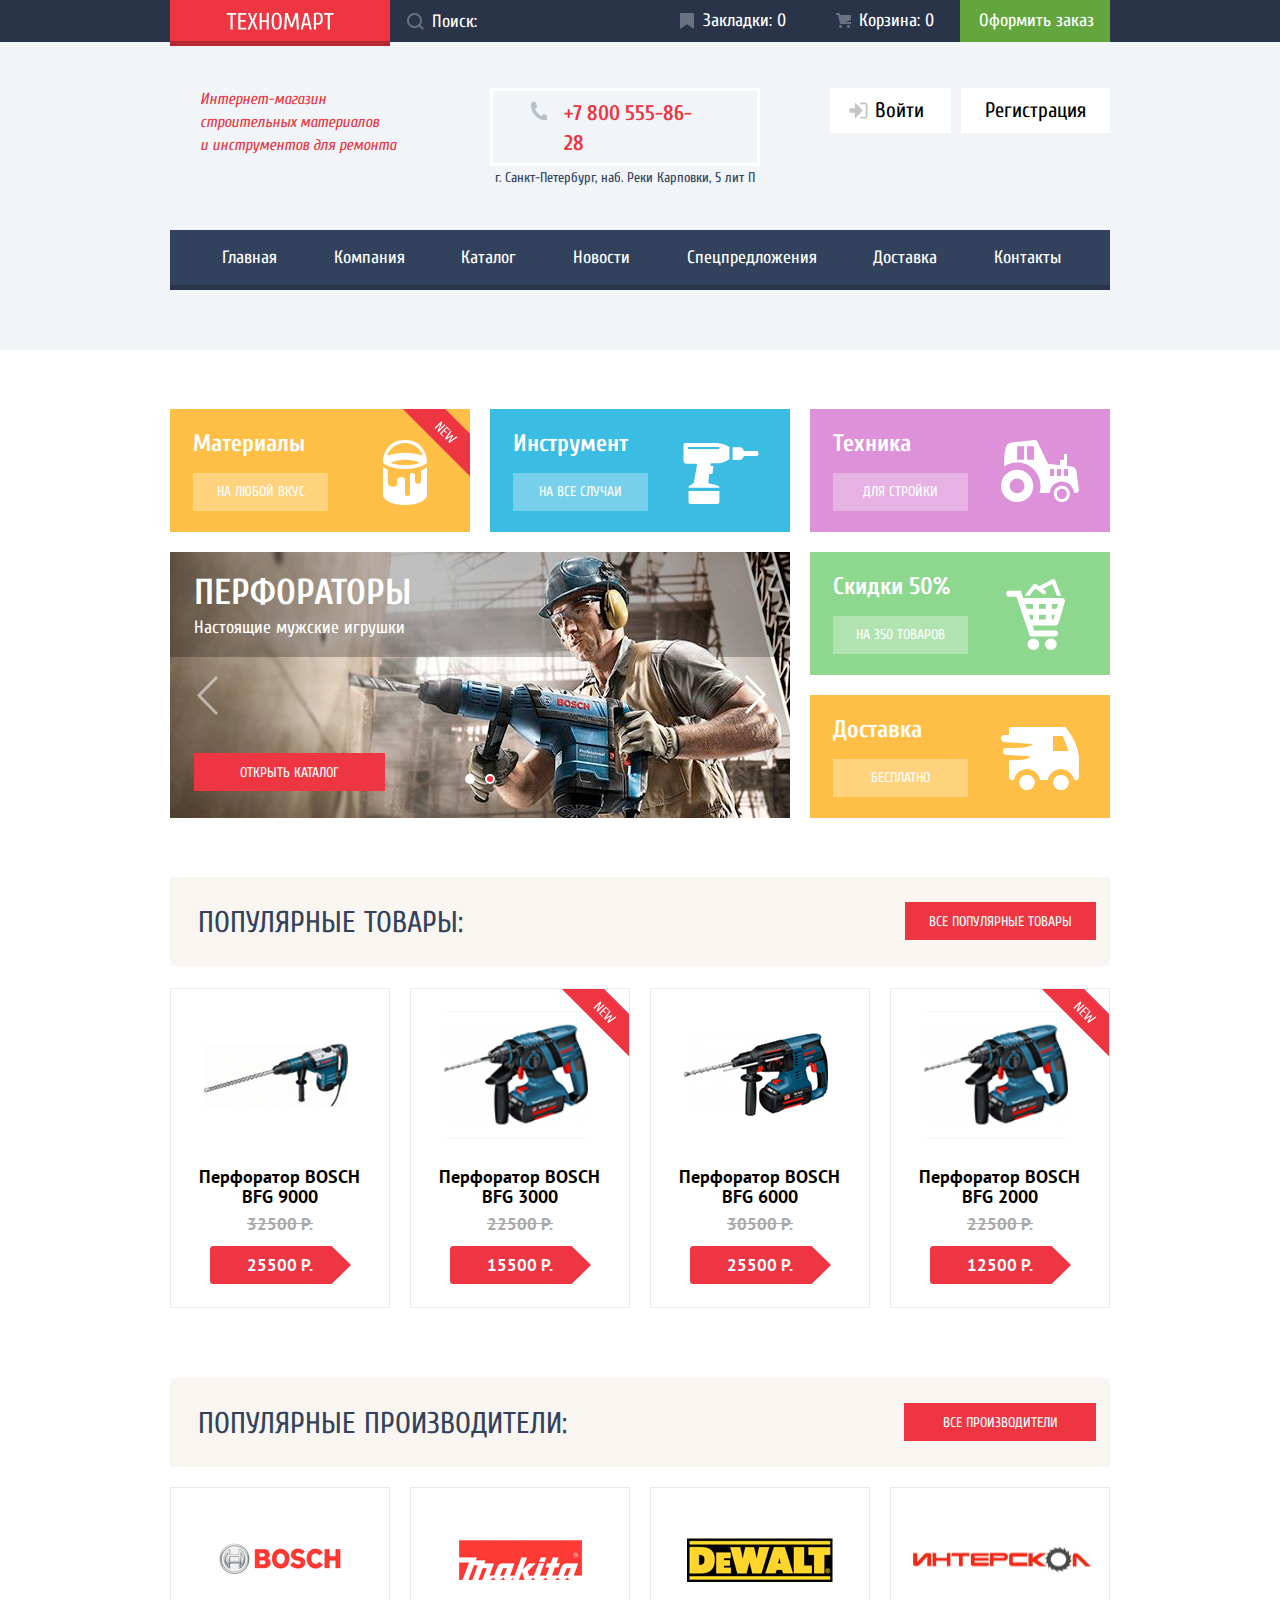
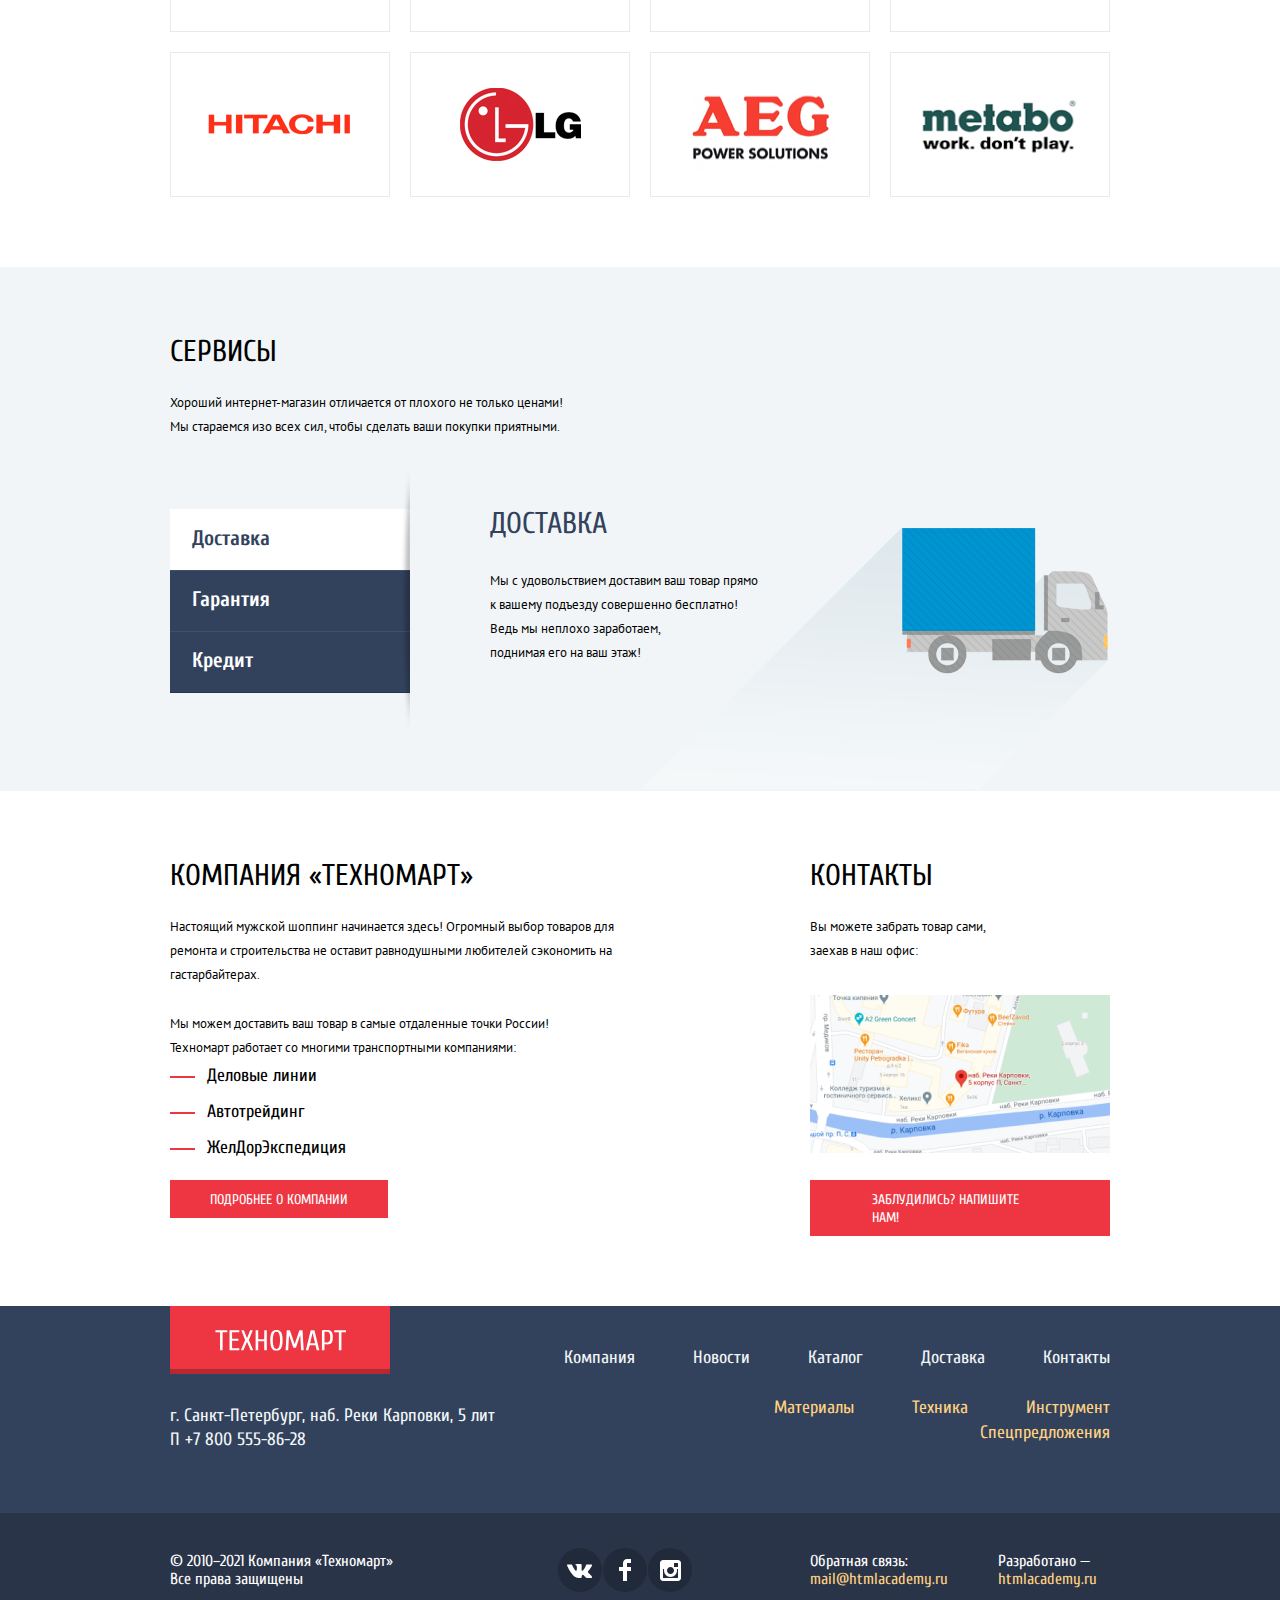
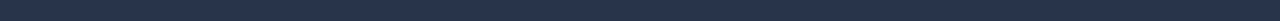
<file: index.html>
<!DOCTYPE html>
<html lang="ru">

<head>
    <meta charset="utf-8">
    <title>HTML Academy: Техномарт</title>
    <link rel="icon" href="favicon.ico">
    <link rel="preconnect" href="https://fonts.googleapis.com">
    <link rel="preconnect" href="https://fonts.gstatic.com" crossorigin>
    <link href="https://fonts.googleapis.com/css2?family=Cuprum:ital,wght@0,400;0,700;1,400&display=swap"
        rel="stylesheet">
    <link href="https://fonts.googleapis.com/css2?family=PT+Sans:wght@400;700&display=swap" rel="stylesheet">
    <link href="css/normalize.css" rel="stylesheet">
    <link href="css/style.min.css" rel="stylesheet">
</head>

<body>
    <header class="main-header">
        <div class="header-top">
            <div class="container header-container">
                <a class="header-logo" href="">
                    <img src="img/logo-technomart.svg" width="108" height="18" alt="Логотип «Техномарт»">
                </a>
                <div class="header-menu">
                    <form class="menu-search" action="#" method="post">
                        <label for="search"></label>
                        <input class="search-input" type="search" name="search-holder" id="search" placeholder="Поиск:">
                        <button class="button-search" type="submit" name="button-submit">
                            <svg aria-hidden="true" focusable="false" width="17" height="17" viewBox="0 0 17 17"
                                fill="none" xmlns="http://www.w3.org/2000/svg">
                                <path fill-rule="evenodd" clip-rule="evenodd"
                                    d="M13.458 12.044L17 15.586L15.586 17L12.044 13.458C10.782 14.421 9.21 15 7.5 15C3.35786 15 0 11.6421 0 7.5C0 3.35786 3.35786 0 7.5 0C11.6421 0 15 3.35786 15 7.5C15.0001 9.14309 14.4581 10.7403 13.458 12.044ZM7.5 2C4.467 2 2 4.467 2 7.5C2.00331 10.5362 4.4638 12.9967 7.5 13C10.532 13 13 10.532 13 7.5C13 4.467 10.532 2 7.5 2Z"
                                    fill="white" />
                            </svg>
                        </button>
                    </form>
                    <a class="menu-bookmarks" href="blank.html">
                        <svg aria-hidden="true" focusable="false" width="14" height="16" viewBox="0 0 14 16" fill="none"
                            xmlns="http://www.w3.org/2000/svg">
                            <path
                                d="M14 15C14 15.55 13.632 15.741 13.182 15.426L7.819 11.661C7.369 11.346 6.632 11.346 6.182 11.661L0.818 15.426C0.368 15.741 0 15.55 0 15V1C0 0.45 0.45 0 1 0H13C13.55 0 14 0.45 14 1V15Z"
                                fill="white" />
                        </svg>
                        Закладки: 0</a>
                    <a class="menu-basket" href="blank.html">
                        <svg aria-hidden="true" focusable="false" width="15" height="15" viewBox="0 0 15 15"
                            fill="white" xmlns="http://www.w3.org/2000/svg">
                            <path
                                d="M4.5 15C5.32843 15 6 14.3284 6 13.5C6 12.6716 5.32843 12 4.5 12C3.67157 12 3 12.6716 3 13.5C3 14.3284 3.67157 15 4.5 15Z" />
                            <path
                                d="M12.5 15C13.3284 15 14 14.3284 14 13.5C14 12.6716 13.3284 12 12.5 12C11.6716 12 11 12.6716 11 13.5C11 14.3284 11.6716 15 12.5 15Z" />
                            <path d="M15 2H4.07L3.648 0H0V2H2.031L4.016 11H15V9H9.441L15 6.951V2Z" />
                        </svg>
                        Корзина: 0</a>
                    <a class="menu-order" href="blank.html">Оформить заказ</a>
                </div>
            </div>
        </div>
        <div class="header-middle">
            <div class="container header-middle-container">
                <p class="menu-info">Интернет-магазин строительных материалов <br>и инструментов для ремонта</p>
                <div class="menu-contacts">
                    <a class="contacts-phone" href="tel:+78005558628">
                        <span>+7 800 555-86-28</span></a>
                    <p class="address">г. Санкт-Петербург, наб. Реки Карповки, 5 лит П</p>
                </div>
                <div class="menu-account">
                    <a class="login" href="blank.html">
                        <svg aria-hidden="true" focusable="false" width="20" height="18" viewBox="0 0 20 18"
                            fill="#c5c5c5" xmlns="http://www.w3.org/2000/svg">
                            <path d="M14.1667 9L5.71429 0.5V6.5H0V11.5H5.71429V17.5L14.1667 9Z" />
                            <path
                                d="M16.1771 15.51H11.3895V17.5H16.1771C18.2514 17.5 19.0381 15.69 19.0619 14.474V3.528C19.0381 2.311 18.2514 0.5 16.1771 0.5H11.3895V2.49H16.1771C16.9762 2.49 17.1219 3.171 17.1391 3.547V14.451C17.1229 14.827 16.9762 15.51 16.1771 15.51Z" />
                        </svg>
                        Войти</a>
                    <a class="registration" href="blank.html">Регистрация</a>
                </div>
            </div>
        </div>
        <div class="container">
            <nav class="site-navigation">
                <ul class="site-navigation-list">
                    <li><a class="site-navigation-link" href="index.html">Главная</a></li>
                    <li><a class="site-navigation-link" href="blank.html">Компания</a></li>
                    <li><a class="site-navigation-link" href="catalog.html">Каталог</a></li>
                    <li><a class="site-navigation-link" href="blank.html">Новости</a></li>
                    <li><a class="site-navigation-link" href="blank.html">Спецпредложения</a></li>
                    <li><a class="site-navigation-link" href="blank.html">Доставка</a></li>
                    <li><a class="site-navigation-link" href="blank.html">Контакты</a></li>
                </ul>
            </nav>
        </div>
    </header>
    <main class="page-main">
        <h1 class="visually-hidden">Компания "Техномарт"</h1>
        <div class="container">
            <section class="features">
                <h2 class="visually-hidden">Преимущества</h2>
                <ul class="features-list">
                    <li class="features-item material">
                        <h3 class="features-title">Материалы</h3>
                        <a class="features-link" href="blank.html">На любой вкус</a>
                        <svg aria-hidden="true" focusable="false" width="44" height="65" viewBox="0 0 44 65" fill="none"
                            xmlns="http://www.w3.org/2000/svg">
                            <path
                                d="M37.91 30.438V41.307C37.91 41.307 38.015 44.042 35.085 44.042C32.016 44.042 31.96 41.307 31.96 41.307V34.891C31.96 34.651 31.624 32.982 29.641 32.982C27.016 32.982 26.971 34.859 26.971 34.859V54.08C26.971 54.08 27 55.943 24.507 55.943C22 55.943 22 53.96 22 53.96V40.016C22 40.016 22 37.071 18.195 37.071C14.141 37.071 14.228 40.196 14.228 40.196V43.924C14.228 43.924 14.107 46.869 9.54 46.869C4.973 46.869 4.912 42.36 4.912 42.36V29.938C3.168 28.976 0 26.671 0 26.671V56.003C0 56.003 2.988 65 22 65C41.012 65 44 56.305 44 56.305V26.671C41.062 29.5 37.91 30.438 37.91 30.438Z"
                                fill="white" />
                            <path fill-rule="evenodd" clip-rule="evenodd"
                                d="M22 0C1.688 0 0 19.875 0 19.875V22.937C8.438 29.188 22 29 22 29C22 29 35.562 29.188 44 22.938V19.876C44 19.875 42.312 0 22 0ZM22 25C10.25 25 7.688 22.625 7.688 22.625C13.938 19.75 22 19.875 22 19.875C22 19.875 30.062 19.75 36.312 22.625C36.312 22.625 33.75 25 22 25ZM4.312 15.563C4.312 15.563 12.438 12.625 22 12.625C31.562 12.625 39.688 15.562 39.688 15.562C35.125 2.624 22 3.062 22 3.062C22 3.062 8.875 2.625 4.312 15.563Z"
                                fill="white" />
                        </svg>
                    </li>
                    <li class="features-item instrument">
                        <h3 class="features-title">Инструмент</h3>
                        <a class="features-link" href="blank.html">На все случаи</a>
                        <svg aria-hidden="true" focusable="false" width="75" height="61" viewBox="0 0 75 61" fill="none"
                            xmlns="http://www.w3.org/2000/svg">
                            <path fill-rule="evenodd" clip-rule="evenodd"
                                d="M2.103 0C0.167 0 0 2.041 0 2.041V17.853C0 20.789 2.903 20.855 2.903 20.855H11.91C13.845 20.855 13.511 22.189 13.511 22.189C13.511 22.189 11.042 35.199 10.776 37.4C10.509 39.603 8.908 41.004 8.908 41.004C8.908 41.004 6.773 42.205 5.906 42.672C5.039 43.139 5.039 44.873 5.039 44.873H35.928V44.139C35.928 42.672 29.456 41.004 26.855 40.737C24.253 40.471 24.787 38.735 24.787 38.735L25.854 30.93H28.856L29.99 23.057H26.988L27.319 20.32L35.928 20.189C41.733 19.588 45.936 16.119 45.936 16.119V4.109C41.333 0.84 33.993 0 33.993 0H2.103ZM60.387 8.016H73.875C74.45 8.016 74.917 9.128 74.917 10.5C74.917 11.872 74.45 12.984 73.875 12.984H60.387C59.766 15.271 58.315 16.875 56.625 16.875H49.083V4.125H56.625C58.316 4.125 59.766 5.729 60.387 8.016ZM6.907 61C5.039 61 5.039 58.949 5.039 58.949V47.942H35.928V59.016C35.928 60.816 33.927 61 33.927 61H6.907ZM36 4.969V4.938C36 4.388 35.55 3.938 35 3.938H5.031C4.481 3.938 4.031 4.388 4.031 4.938V4.969C4.031 5.519 4.481 5.969 5.031 5.969H35C35.55 5.969 36 5.519 36 4.969Z"
                                fill="white" />
                        </svg>
                    </li>
                    <li class="features-item technique">
                        <h3 class="features-title">Техника</h3>
                        <a class="features-link" href="blank.html">Для стройки</a>
                        <svg aria-hidden="true" focusable="false" width="78" height="62" viewBox="0 0 78 62" fill="none"
                            xmlns="http://www.w3.org/2000/svg">
                            <path fill-rule="evenodd" clip-rule="evenodd"
                                d="M0 45.875C0 36.968 7.22 29.749 16.125 29.749C25.031 29.749 32.251 36.968 32.25 45.875C32.25 54.78 25.03 62 16.125 62C7.22 62 0 54.78 0 45.875ZM10.9579 51.0421C12.3283 52.4125 14.187 53.1823 16.125 53.182C18.063 53.1823 19.9217 52.4125 21.2921 51.0421C22.6625 49.6717 23.4323 47.813 23.432 45.875C23.432 41.8394 20.1605 38.568 16.125 38.568C12.0895 38.568 8.818 41.8394 8.818 45.875C8.81773 47.813 9.58749 49.6717 10.9579 51.0421ZM60.854 45.874C56.4015 45.874 52.792 49.4835 52.792 53.936C52.792 56.8163 54.3286 59.4778 56.823 60.9179C59.3174 62.358 62.3906 62.358 64.885 60.9179C67.3794 59.4778 68.916 56.8163 68.916 53.936C68.9165 51.7977 68.0673 49.7467 66.5553 48.2347C65.0433 46.7227 62.9923 45.8735 60.854 45.874ZM55.792 53.936C55.7914 56.7322 58.0578 58.9994 60.854 59C63.6502 59.0005 65.9174 56.7342 65.918 53.938C65.9186 51.1418 63.6522 48.8745 60.856 48.874C58.0598 48.8734 55.7926 51.1398 55.792 53.936Z"
                                fill="white" />
                            <path fill-rule="evenodd" clip-rule="evenodd"
                                d="M75.437 31.313C75.875 34.625 77.898 49.727 77.898 49.727C77.898 49.727 78.641 52.875 75 52.875H73.045C72.656 46.473 67.355 41.396 60.854 41.396C54.353 41.396 49.053 46.473 48.663 52.875H38.499C39.19 50.664 39.563 48.313 39.563 45.875C39.563 32.929 29.069 22.436 16.125 22.436C11.4651 22.4285 6.90969 23.8168 3.046 26.422C3.001 23.463 3.004 12.537 5.312 6.167C5.312 6.167 6.375 3.625 8.75 3C11.125 2.375 33.5 0 33.5 0C33.5 0 35.814 0.062 36.626 1.875C37.438 3.688 47.188 23.75 47.188 23.75L59 25.128V19.833H63V14H66V25.946L71.812 26.625C71.812 26.625 74.89 27.172 75.437 31.313ZM16.125 19.833H23.083V6.167H16.125V19.833ZM33.083 19.833H26.125V6.167H33.083V19.833ZM49 36H53.016V29H49V36ZM60.016 36H56V29H60.016V36ZM63 36H67.016V29H63V36Z"
                                fill="white" />
                        </svg>
                    </li>
                    <li class="slider">
                        <ul class="slider-list">
                            <li class="slider-item slide-1">
                                <h3 class="slide-title">Дрели</h3>
                                <p class="slider-text">Соседям на радость!</p>
                                <a class="button button-catalog" href="catalog.html">Открыть каталог</a>
                            </li>
                            <li class="slider-item slide-2">
                                <h3 class="slide-title">Перфораторы</h3>
                                <p class="slider-text">Настоящие мужские игрушки</p>
                                <a class="button button-catalog" href="catalog.html">Открыть каталог</a>
                            </li>
                        </ul>
                        <div class="slider-arrows">
                            <button class="slider-prev slider-last" aria-label="Предыдущий слайд">
                                <svg aria-hidden="true" focusable="false" width="22" height="40" viewBox="0 0 22 40"
                                    fill="white" xmlns="http://www.w3.org/2000/svg">
                                    <path
                                        d="M19.9244 0.941406L21.9225 2.98921L4.90696 20.436L21.978 37.9375L19.9789 39.9853L0.910614 20.436L19.9244 0.941406Z" />
                                </svg>
                            </button>
                            <button class="slider-next" aria-label="Следующий слайд">
                                <svg aria-hidden="true" focusable="false" width="22" height="40" viewBox="0 0 22 40"
                                    fill="white" xmlns="http://www.w3.org/2000/svg">
                                    <path
                                        d="M2.07568 39.0586L0.0775032 37.0108L17.0931 19.564L0.0220242 2.06249L2.02115 0.0146904L21.0894 19.564L2.07568 39.0586Z" />
                                </svg>
                            </button>
                        </div>
                        <ul class="slider-controls">
                            <li><button class="current" type="button" aria-label="Первый слайд"></button></li>
                            <li><button type="button" aria-label="Второй слайд"></button></li>
                        </ul>
                    </li>
                    <li class="features-item sale">
                        <h3 class="features-title">Скидки 50%</h3>
                        <a class="features-link" href="blank.html">На 350 товаров</a>
                        <svg aria-hidden="true" focusable="false" width="59" height="72" viewBox="0 0 59 72" fill="none"
                            xmlns="http://www.w3.org/2000/svg">
                            <path fill-rule="evenodd" clip-rule="evenodd"
                                d="M58.34 21.2499C57.7735 20.5074 56.8861 20.0709 55.944 20.0713H17.274L14.799 12.7874H3.05798C1.40113 12.7874 0.0579834 14.1122 0.0579834 15.7463C0.0579834 17.3805 1.40113 18.7052 3.05798 18.7052H10.482L23.982 58.4384H49.141C50.7978 58.4384 52.141 57.1136 52.141 55.4795C52.141 53.8453 50.7978 52.5206 49.141 52.5206H28.299L26.573 47.4421H49.693C51.031 47.442 52.2074 46.5682 52.577 45.2999L58.827 23.8478C59.0866 22.9544 58.9063 21.9927 58.34 21.2499ZM50.559 30.7983H45.749V25.9891H51.96L50.559 30.7983ZM32.942 25.9891V30.7973H39.749V25.9891H32.942ZM39.749 36.7161V41.5243H32.942V36.7161H39.749ZM26.942 30.7973V25.9891H19.285L20.919 30.7973H26.942ZM22.929 36.7161H26.942V41.5243H24.563L22.929 36.7161ZM45.749 36.7161V41.5243H47.434L48.835 36.7161H45.749Z"
                                fill="white" />
                            <path
                                d="M27.406 71.8768C30.5988 71.8768 33.187 69.324 33.187 66.175C33.187 63.0259 30.5988 60.4731 27.406 60.4731C24.2132 60.4731 21.625 63.0259 21.625 66.175C21.625 69.324 24.2132 71.8768 27.406 71.8768Z"
                                fill="white" />
                            <path
                                d="M44.844 71.8768C48.0367 71.8768 50.625 69.324 50.625 66.175C50.625 63.0259 48.0367 60.4731 44.844 60.4731C41.6512 60.4731 39.063 63.0259 39.063 66.175C39.063 69.324 41.6512 71.8768 44.844 71.8768Z"
                                fill="white" />
                            <path
                                d="M29.335 10.5525L36.882 15.9692C37.3178 16.2831 37.8644 16.4085 38.396 16.3166C38.9276 16.2247 39.3984 15.9234 39.7 15.482C40.346 14.5588 40.13 13.2806 39.22 12.6267L36.847 10.9243L46.283 5.90403L50.911 17.7535H55.258L49.214 2.2774C49.007 1.74151 48.5792 1.31742 48.037 1.11061C47.4997 0.908151 46.8995 0.947423 46.394 1.21811L33.146 8.26721L30.124 6.09833C29.2551 5.47313 28.0396 5.64365 27.382 6.48299L18.901 17.1331C18.7308 17.315 18.5937 17.5245 18.496 17.7525H23.602L29.335 10.5525Z"
                                fill="white" />
                        </svg>

                    </li>
                    <li class="features-item delivery">
                        <h3 class="features-title">Доставка</h3>
                        <a class="features-link" href="blank.html">Бесплатно</a>
                        <svg aria-hidden="true" focusable="false" width="78" height="63" viewBox="0 0 78 63" fill="none"
                            xmlns="http://www.w3.org/2000/svg">
                            <path
                                d="M25.983 63C30.1251 63 33.483 59.6421 33.483 55.5C33.483 51.3579 30.1251 48 25.983 48C21.8408 48 18.483 51.3579 18.483 55.5C18.483 59.6421 21.8408 63 25.983 63Z"
                                fill="white" />
                            <path
                                d="M59.982 63C64.1241 63 67.482 59.6421 67.482 55.5C67.482 51.3579 64.1241 48 59.982 48C55.8399 48 52.482 51.3579 52.482 55.5C52.482 59.6421 55.8399 63 59.982 63Z"
                                fill="white" />
                            <path fill-rule="evenodd" clip-rule="evenodd"
                                d="M11.062 0H64C64 0 78 14.812 78 33.688V48.938C78 48.938 77.812 53 74.875 53.001H73.166C71.992 46.74 66.507 42.001 59.906 42.001C53.306 42.001 47.82 46.74 46.646 53.001H39.242C38.068 46.74 32.583 42.001 25.983 42.001C19.383 42.001 13.897 46.74 12.724 53.001H10.625C10.625 53.001 8.061 52.377 8.061 49.189V33.574L22.812 32.814C22.812 32.814 28.295 32.211 29.102 29.058L5.446 27.804C3.58204 27.804 2.071 26.293 2.071 24.429C2.071 22.565 3.58204 21.054 5.446 21.054H14.502L22.812 20.626C22.812 20.626 30.989 20.018 31.75 16.821L31.554 16.778L3.469 14.938C1.55312 14.938 0 13.3849 0 11.469C0 9.55312 1.55312 8 3.469 8H8.062V3.125C8.062 3.125 7.874 0 11.062 0ZM52 8.938V23.938H67.812L62.062 8.938H52Z"
                                fill="white" />
                        </svg>
                    </li>
                </ul>
            </section>
            <section class="popular-product">
                <div class="popular-headline">
                    <h2 class="popular-title">Популярные товары:</h2>
                    <a class="button button-product" href="blank.html">Все популярные товары</a>
                </div>
                <ul class="product-card-list">
                    <li class="product-card-item" tabindex="0">
                        <div class="product-card-actions">
                            <a class="button-actions purchase-button" href="blank.html"
                                aria-label="Купить Перфоратор BOSCH BFG 9000">
                                <svg aria-hidden="true" focusable="false" width="15" height="15" viewBox="0 0 15 15"
                                    fill="white" xmlns="http://www.w3.org/2000/svg">
                                    <path
                                        d="M4.5 15C5.32843 15 6 14.3284 6 13.5C6 12.6716 5.32843 12 4.5 12C3.67157 12 3 12.6716 3 13.5C3 14.3284 3.67157 15 4.5 15Z" />
                                    <path
                                        d="M12.5 15C13.3284 15 14 14.3284 14 13.5C14 12.6716 13.3284 12 12.5 12C11.6716 12 11 12.6716 11 13.5C11 14.3284 11.6716 15 12.5 15Z" />
                                    <path d="M15 2H4.07L3.648 0H0V2H2.031L4.016 11H15V9H9.441L15 6.951V2Z" />
                                </svg>
                                Купить</a>
                            <a class="button-actions in-bookmarks-button" href="blank.html"
                                aria-label="Добавить Перфоратор BOSCH BFG 9000 в закладки">В закладки</a>
                        </div>
                        <a class="product-link" href="">
                            <h3>Перфоратор BOSCH BFG 9000</h3>
                            <img class="product-card-img" src="img/images/img-1.jpg" width="184" height="164"
                                alt="Перфоратор BOSCHBFG 9000">
                        </a>
                        <p class="product-price old-price">32500 Р.</p>
                        <p class="product-price new-price">25500 Р.</p>
                    </li>
                    <li class="product-card-item product-card-new" tabindex="0">
                        <div class="product-card-actions">
                            <a class="button-actions purchase-button" href="blank.html"
                                aria-label="Купить Перфоратор BOSCH BFG 3000">
                                <svg aria-hidden="true" focusable="false" width="15" height="15" viewBox="0 0 15 15"
                                    fill="white" xmlns="http://www.w3.org/2000/svg">
                                    <path
                                        d="M4.5 15C5.32843 15 6 14.3284 6 13.5C6 12.6716 5.32843 12 4.5 12C3.67157 12 3 12.6716 3 13.5C3 14.3284 3.67157 15 4.5 15Z" />
                                    <path
                                        d="M12.5 15C13.3284 15 14 14.3284 14 13.5C14 12.6716 13.3284 12 12.5 12C11.6716 12 11 12.6716 11 13.5C11 14.3284 11.6716 15 12.5 15Z" />
                                    <path d="M15 2H4.07L3.648 0H0V2H2.031L4.016 11H15V9H9.441L15 6.951V2Z" />
                                </svg>
                                Купить</a>
                            <a class="button-actions in-bookmarks-button" href="blank.html"
                                aria-label="Добавить Перфоратор BOSCH BFG 3000 в закладки">В закладки</a>
                        </div>
                        <a class="product-link" href="">
                            <h3>Перфоратор BOSCH BFG 3000</h3>
                            <img class="product-card-img" src="img/images/img-2.jpg" width="127" height="112"
                                alt="Перфоратор BOSCHBFG 3000">
                        </a>
                        <p class="product-price old-price">22500 Р.</p>
                        <p class="product-price new-price">15500 Р.</p>
                    </li>
                    <li class="product-card-item" tabindex="0">
                        <div class="product-card-actions">
                            <a class="button-actions purchase-button" href="blank.html"
                                aria-label="Купить Перфоратор BOSCH BFG 6000">
                                <svg aria-hidden="true" focusable="false" width="15" height="15" viewBox="0 0 15 15"
                                    fill="white" xmlns="http://www.w3.org/2000/svg">
                                    <path
                                        d="M4.5 15C5.32843 15 6 14.3284 6 13.5C6 12.6716 5.32843 12 4.5 12C3.67157 12 3 12.6716 3 13.5C3 14.3284 3.67157 15 4.5 15Z" />
                                    <path
                                        d="M12.5 15C13.3284 15 14 14.3284 14 13.5C14 12.6716 13.3284 12 12.5 12C11.6716 12 11 12.6716 11 13.5C11 14.3284 11.6716 15 12.5 15Z" />
                                    <path d="M15 2H4.07L3.648 0H0V2H2.031L4.016 11H15V9H9.441L15 6.951V2Z" />
                                </svg>
                                Купить</a>
                            <a class="button-actions in-bookmarks-button" href="blank.html"
                                aria-label="Добавить Перфоратор BOSCH BFG 6000 в закладки">В закладки</a>
                        </div>
                        <a class="product-link" href="">
                            <h3>Перфоратор BOSCH BFG 6000</h3>
                            <img class="product-card-img" src="img/images/img-3.jpg" width="144" height="128"
                                alt="Перфоратор BOSCHBFG 6000">
                        </a>
                        <p class="product-price old-price">30500 Р.</p>
                        <p class="product-price new-price">25500 Р.</p>
                    </li>
                    <li class="product-card-item product-card-new" tabindex="0">
                        <div class="product-card-actions">
                            <a class="button-actions purchase-button" href="blank.html"
                                aria-label="Купить Перфоратор BOSCH BFG 2000">
                                <svg aria-hidden="true" focusable="false" width="15" height="15" viewBox="0 0 15 15"
                                    fill="white" xmlns="http://www.w3.org/2000/svg">
                                    <path
                                        d="M4.5 15C5.32843 15 6 14.3284 6 13.5C6 12.6716 5.32843 12 4.5 12C3.67157 12 3 12.6716 3 13.5C3 14.3284 3.67157 15 4.5 15Z" />
                                    <path
                                        d="M12.5 15C13.3284 15 14 14.3284 14 13.5C14 12.6716 13.3284 12 12.5 12C11.6716 12 11 12.6716 11 13.5C11 14.3284 11.6716 15 12.5 15Z" />
                                    <path d="M15 2H4.07L3.648 0H0V2H2.031L4.016 11H15V9H9.441L15 6.951V2Z" />
                                </svg>
                                Купить</a>
                            <a class="button-actions in-bookmarks-button" href="blank.html"
                                aria-label="Добавить Перфоратор BOSCH BFG 2000 в закладки">В закладки</a>
                        </div>
                        <a class="product-link" href="">
                            <h3>Перфоратор BOSCH BFG 2000</h3>
                            <img class="product-card-img" src="img/images/img-4.jpg" width="127" height="112"
                                alt="Перфоратор BOSCHBFG 2000">
                        </a>
                        <p class="product-price old-price">22500 Р.</p>
                        <p class="product-price new-price">12500 Р.</p>
                    </li>
                </ul>
            </section>
            <section class="popular-brands">
                <div class="popular-headline">
                    <h2 class="popular-title">Популярные производители:</h2>
                    <a class="button button-vendor" href="blank.html">Все производители</a>
                </div>
                <ul class="vendor-list">
                    <li class="vendor-item">
                        <a href="blank.html">
                            <img src="img/vendors/bosch.jpg" width="126" height="37" alt="Bosch"></a>
                    </li>
                    <li class="vendor-item">
                        <a href="blank.html">
                            <img src="img/vendors/makita.jpg" width="123" height="40" alt="Makita">
                        </a>
                    </li>
                    <li class="vendor-item">
                        <a href="blank.html">
                            <img src="img/vendors/dewalt.jpg" width="146" height="44" alt="DeWALT">
                        </a>
                    </li>
                    <li class="vendor-item">
                        <a href="blank.html">
                            <img src="img/vendors/interskol.jpg" width="200" height="75" alt="Интерскол">
                        </a>
                    </li>
                    <li class="vendor-item">
                        <a href="blank.html">
                            <img src="img/vendors/hitachi.jpg" width="169" height="31" alt="Hitachi">
                        </a>
                    </li>
                    <li class="vendor-item">
                        <a href="blank.html">
                            <img src="img/vendors/lg.jpg" width="121" height="73" alt="LG">
                        </a>
                    </li>
                    <li class="vendor-item">
                        <a href="blank.html">
                            <img src="img/vendors/aeg.jpg" width="151" height="96" alt="AEG">
                        </a>
                    </li>
                    <li class="vendor-item">
                        <a href="blank.html">
                            <img src="img/vendors/metabo.jpg" width="204" height="69" alt="Metabo">
                        </a>
                    </li>
                </ul>
            </section>
        </div>
        <section class="service-page">
            <div class="container">
                <h2 class="page-title">Сервисы</h2>
                <p class="page-text service-page-text">
                    Хороший интернет-магазин отличается от плохого не только ценами! Мы стараемся изо всех сил,
                    чтобы
                    сделать ваши покупки приятными.
                </p>
                <div class="service-wrapper">
                    <ul class="service-list">
                        <li class="service-item">
                            <button class="service-button button-service-current" data-slide="0"
                                type="button">Доставка</button>
                        </li>
                        <li class="service-item">
                            <button class="service-button" data-slide="1" type="button">Гарантия</button>
                        </li>
                        <li class="service-item">
                            <button class="service-button" data-slide="2" type="button">Кредит</button>
                        </li>
                    </ul>
                    <div class="service-page-wrapper active">
                        <h3 class="service-page-title">Доставка</h3>
                        <p class="page-text">
                            Мы с удовольствием доставим ваш товар прямо<br> к вашему подъезду совершенно бесплатно!<br>
                            Ведь
                            мы неплохо заработаем,<br> поднимая его на ваш этаж!
                        </p>
                    </div>
                    <div class="service-page-wrapper garantuee-wrapper">
                        <h3 class="service-page-title">Гарантия</h3>
                        <p class="page-text">Если купленный у нас товар поломается или заискрит, <br> а также в случае
                            пожара,
                            спровоцированного его <br> возгоранием, вы всегда можете быть уверены в нашей <br> гарантии.
                            Мы
                            обменяем сгоревший товар на новый. <br> Дом уж восстановите
                            как-нибудь сами.
                        </p>
                    </div>
                    <div class="service-page-wrapper credit-wrapper">
                        <h3 class="service-page-title">Кредит</h3>
                        <p class="page-text">Залезть в долговую яму стало проще! <br> Кредитные консультанты придут вам
                            на помощь.
                        </p>
                        <a class="button button-credit" href="blank.html">Отправить заявку</a>
                    </div>
                </div>
            </div>
        </section>
        <div class="container columns">
            <section class="store-info">
                <h2 class="page-title">Компания «Техномарт»</h2>
                <p class="page-text store-page-text">
                    Настоящий мужской шоппинг начинается здесь! Огромный выбор товаров для ремонта и строительства
                    не оставит равнодушными любителей сэкономить на гастарбайтерах.
                </p>
                <p class="page-text">Мы можем доставить ваш товар в самые отдаленные точки России!<br> Техномарт
                    работает со
                    многими транспортными компаниями:
                </p>
                <ul class="partnership-list">
                    <li class="partnership-item">Деловые линии</li>
                    <li class="partnership-item">Автотрейдинг</li>
                    <li class="partnership-item">ЖелДорЭкспедиция</li>
                </ul>
                <a class="button button-info" href="blank.html">Подробнее о компании</a>
            </section>
            <section class="contacts">
                <h2 class="page-title">Контакты</h2>
                <p class="page-text">
                    Вы можете забрать товар сами,<br> заехав в наш офис:
                </p>
                <a class="contact-map" href="blank.html">
                    <img src="img/map.png" width="300" height="158" alt="Расположение офиса компании «Техномарт»">
                </a>
                <a class="button button-contact" href="">Заблудились? Напишите нам!</a>
            </section>
        </div>

    </main>

    <footer class="main-footer">
        <div class=" container footer-info">
            <div class="footer-row">
                <a class="footer-logo" href="index.html"><img src="img/logo-technomart.svg" width="137" height="22"
                        alt="Логотип Техномарт"></a>
                <ul class="footer-navigation-list">
                    <li class="footer-navigation-item"><a class="footer-navigation-link" href="blank.html">Компания</a>
                    </li>
                    <li class="footer-navigation-item"><a class="footer-navigation-link" href="blank.html">Новости</a>
                    </li>
                    <li class="footer-navigation-item"><a class="footer-navigation-link" href="catalog.html">Каталог</a>
                    </li>
                    <li class="footer-navigation-item"><a class="footer-navigation-link" href="blank.html">Доставка</a>
                    </li>
                    <li class="footer-navigation-item"><a class="footer-navigation-link" href="blank.html">Контакты</a>
                    </li>
                </ul>
            </div>
            <div class="footer-row">
                <p class="footer-contacts">г. Санкт-Петербург, наб. Реки Карповки, 5 лит П
                    <a class="footer-phone" href="tel:+78005558628">+7 800 555-86-28</a>
                </p>
                <ul class="footer-features-list">
                    <li class="footer-features-item"><a class="footer-features-link" href="blank.html">Материалы</a>
                    </li>
                    <li class="footer-features-item"><a class="footer-features-link" href="blank.html">Техника</a></li>
                    <li class="footer-features-item"><a class="footer-features-link" href="blank.html">Инструмент</a>
                    </li>
                    <li class="footer-features-item"><a class="footer-features-link"
                            href="blank.html">Спецпредложения</a></li>
                </ul>
            </div>
        </div>
        <div class="footer-feedback">
            <div class="container feedback-container">
                <p class="info-text footer-text">
                    © 2010–2021 Компания «Техномарт»
                     Все права защищены
                </p>
                <div class="footer-social">
                    <ul class="footer-social-list">
                        <li>
                            <a class="social-button" href="">
                                <svg role="img" aria-label="Логотип Вконтакте" width="26" height="15"
                                    viewBox="0 0 26 15" fill="none" xmlns="http://www.w3.org/2000/svg">
                                    <path
                                        d="M15.5403 11.7284C16.4609 11.4387 17.6395 13.6409 18.8943 14.4837C19.836 15.1221 20.5573 14.9843 20.5573 14.9843L23.9017 14.9374C23.9017 14.9374 25.6495 14.8324 24.8232 13.4805C24.7549 13.368 24.3389 12.4784 22.334 10.6474C20.2376 8.73211 20.5217 9.04242 23.0456 5.73117C24.5835 3.71273 25.1988 2.47992 25.0062 1.95492C24.8213 1.44961 23.6918 1.58086 23.6918 1.58086L19.9237 1.60617C19.5568 1.60711 19.2458 1.71773 19.1042 2.08898C19.1013 2.09273 18.5062 3.65086 17.7127 4.97555C16.0362 7.77773 15.3669 7.9268 15.0896 7.75148C14.4531 7.34555 14.6139 6.12305 14.6139 5.25398C14.6139 2.53805 15.0299 1.40555 13.7992 1.11305C13.388 1.01555 13.0876 0.951796 12.0389 0.942421C10.6985 0.922733 9.56027 0.942421 8.91508 1.25086C8.48656 1.45992 8.15819 1.91836 8.35753 1.94461C8.6079 1.97742 9.1693 2.09461 9.46975 2.49398C9.8559 3.01148 9.84434 4.17117 9.84434 4.17117C9.84434 4.17117 10.0649 7.36898 9.32434 7.76555C8.8159 8.03742 8.12064 7.48242 6.62516 4.93805C5.86153 3.6368 5.28471 2.19867 5.28471 2.19867C5.28471 2.19867 5.17301 1.93148 4.97079 1.78523C4.73005 1.6118 4.39301 1.55648 4.39301 1.55648L0.816563 1.57898C0.816563 1.57898 0.27923 1.59398 0.0818227 1.82461C-0.0934366 2.02898 0.0673782 2.45086 0.0673782 2.45086C0.0673782 2.45086 2.86864 8.9018 6.04064 12.1512C8.94879 15.1343 12.2537 14.9365 12.2537 14.9365H13.7511C13.7511 14.9365 14.2027 14.8859 14.4338 14.644C14.6495 14.419 14.6399 13.9962 14.6399 13.9962C14.6399 13.9962 14.61 12.019 15.5403 11.7284Z"
                                        fill="white" />
                                </svg>

                            </a>
                        </li>
                        <li>
                            <a class="social-button" href="">
                                <svg role="img" aria-label="Логотип Facebook" width="12" height="22" viewBox="0 0 12 22"
                                    fill="none" xmlns="http://www.w3.org/2000/svg">
                                    <path d="M12 4V0H8C5.79086 0 4 1.79086 4 4V8H0V12H4V22H8V12H12V8H8V4H12Z"
                                        fill="white" />
                                </svg>
                            </a>
                        </li>
                        <li>
                            <a class="social-button" href="">
                                <svg role="img" aria-label="Логотип Instagram" width="21" height="21"
                                    viewBox="0 0 21 21" fill="none" xmlns="http://www.w3.org/2000/svg">
                                    <path fill-rule="evenodd" clip-rule="evenodd"
                                        d="M3 0H18C19.65 0 21 1.35 21 3V18C21 19.65 19.65 21 18 21H3C1.35 21 0 19.65 0 18V3C0 1.35 1.35 0 3 0ZM14 10.5C14 8.57 12.43 7 10.5 7C8.57 7 7 8.57 7 10.5C7 12.43 8.57 14 10.5 14C12.43 14 14 12.43 14 10.5ZM3 18V9H4.181C4.0626 9.49127 4.00186 9.99467 4 10.5C4 14.0899 6.91015 17 10.5 17C14.0899 17 17 14.0899 17 10.5C16.9986 9.99464 16.9379 9.49118 16.819 9H18V18H3ZM14 7H18V3H14V7Z"
                                        fill="white" />
                                </svg>
                            </a>
                        </li>
                    </ul>
                </div>
                <p class="info-text footer-email">
                    Обратная связь:
                    <a class="info-link" href="mailto:mail@htmlacademy.ru">mail@htmlacademy.ru</a>
                </p>
                <p class="info-text footer-copyright">
                    Разработано —
                    <a class="info-link" href="https://htmlacademy.ru/intensive/htmlcss"
                        target="_blank">htmlacademy.ru</a>
                </p>
            </div>
        </div>
    </footer>

    <section class="modal modal-map">
        <h2 class="visually-hidden">Как до нас добраться</h2>
        <iframe
            src="https://www.google.com/maps/embed?pb=!1m18!1m12!1m3!1d1996.8226084133141!2d30.315220216079428!3d59.96826598188697!2m3!1f0!2f0!3f0!3m2!1i1024!2i768!4f13.1!3m3!1m2!1s0x4696310fca5afc31%3A0x5f2ac55f567b2400!2sHTML%20Academy!5e0!3m2!1sru!2sus!4v1625481592055!5m2!1sru!2sus"
            width="940" height="449" style="border:0;" allowfullscreen="" loading="lazy"></iframe>
        <button class="modal-close" type="button" aria-label="Закрыть"></button>
    </section>

    <section class="modal modal-feedback">
        <h2 class="visually-hidden">Обратная связь</h2>
        <form class="modal-form" action="https://echo.htmlacademy.ru" method="POST" name="feedback">
            <div class="modal-form-wrapper">
                <div class="modal-info">
                    <label class="modal-name" for="feedback-name">
                        Ваше имя:
                        <input class="modal-name" type="text" name="name" id="feedback-name"
                            placeholder="Имя Фамилия"></label>
                    <label class="modal-email" for="feedback-email">
                        Ваш e-mail:
                        <input class="modal-email" type="email" name="email" id="feedback-email"
                            placeholder="email@example.com"></label>
                </div>
                <label class="modal-message" for="feedback-message">
                    Текст письма:
                    <textarea class="modal-text" name="message" id="feedback-message" cols="30" rows="6"
                        placeholder="В свободной форме:"></textarea></label>
            </div>
            <button class="button button-feedback" type="submit">Отправить</button>
        </form>
        <button class="modal-close" type="button" aria-label="Закрыть"></button>
    </section>

    <script src="js/script.min.js"></script>

</body>

</html>
</file>
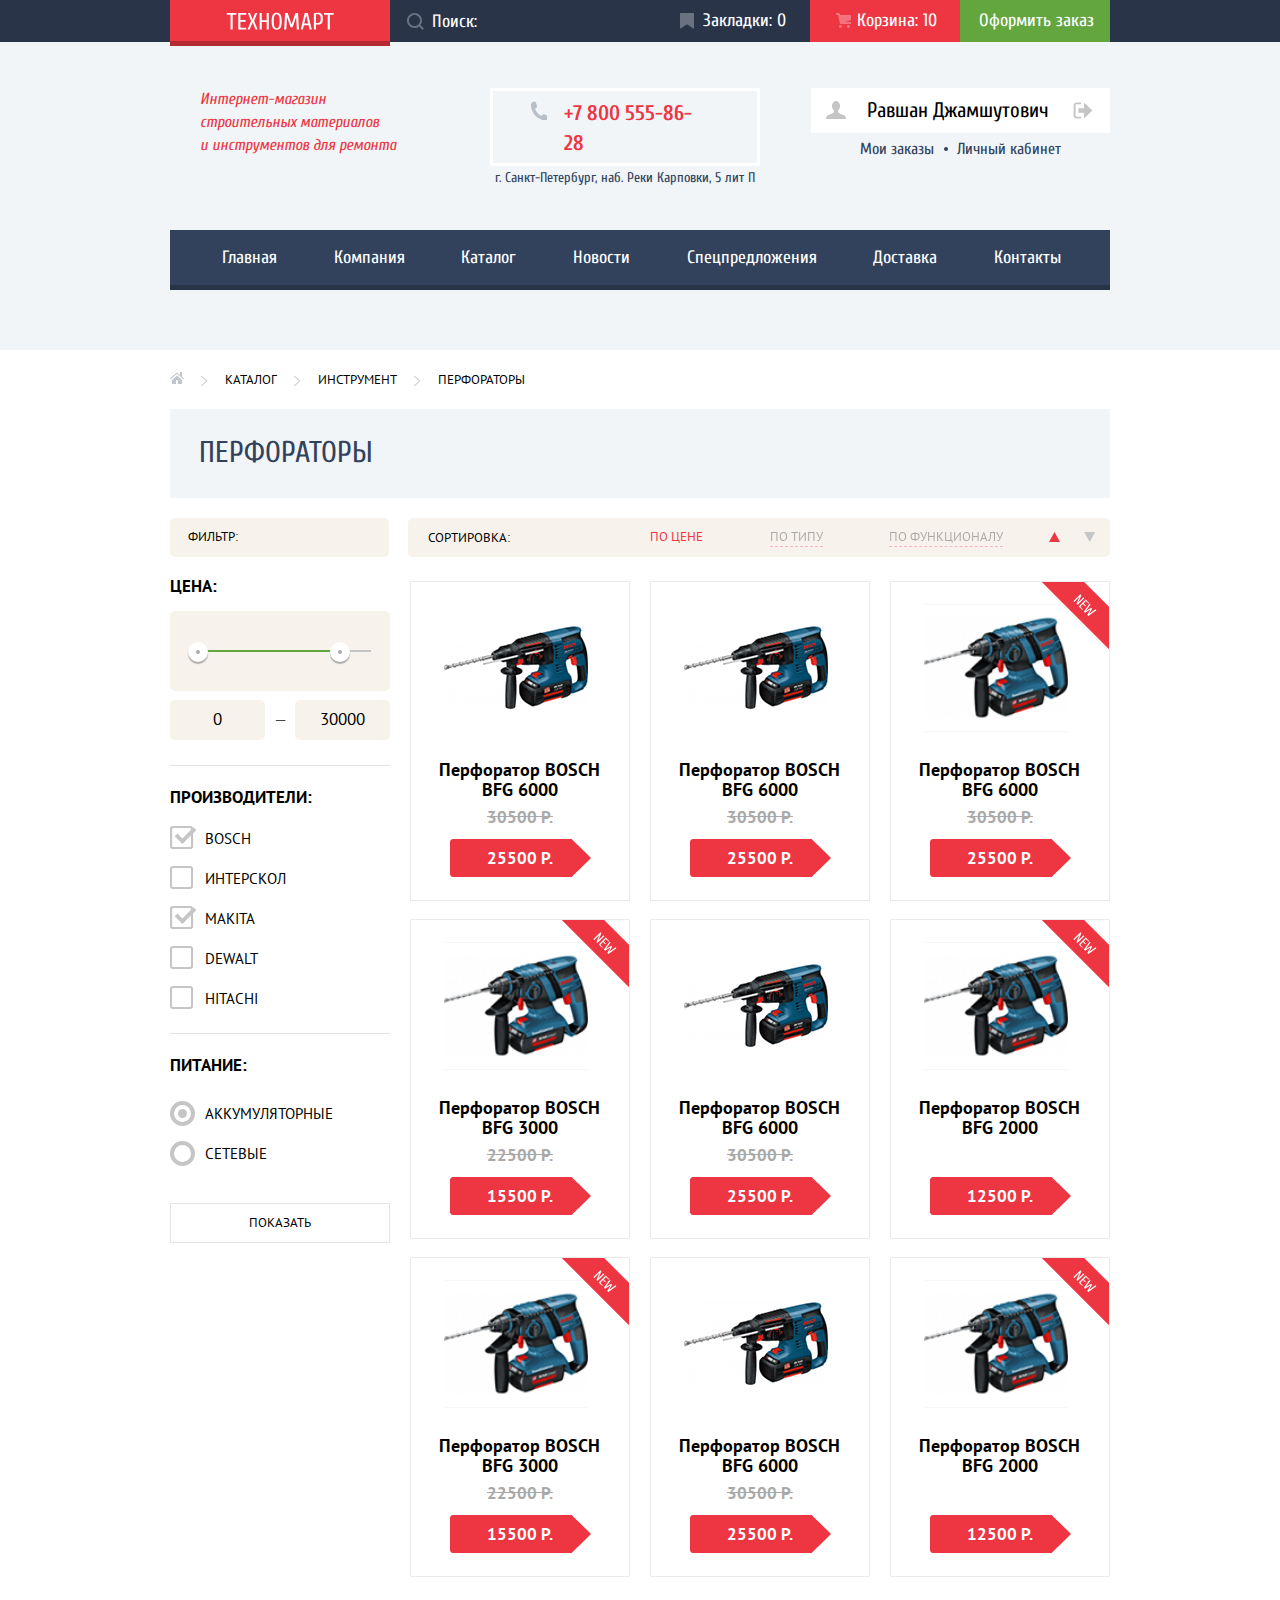
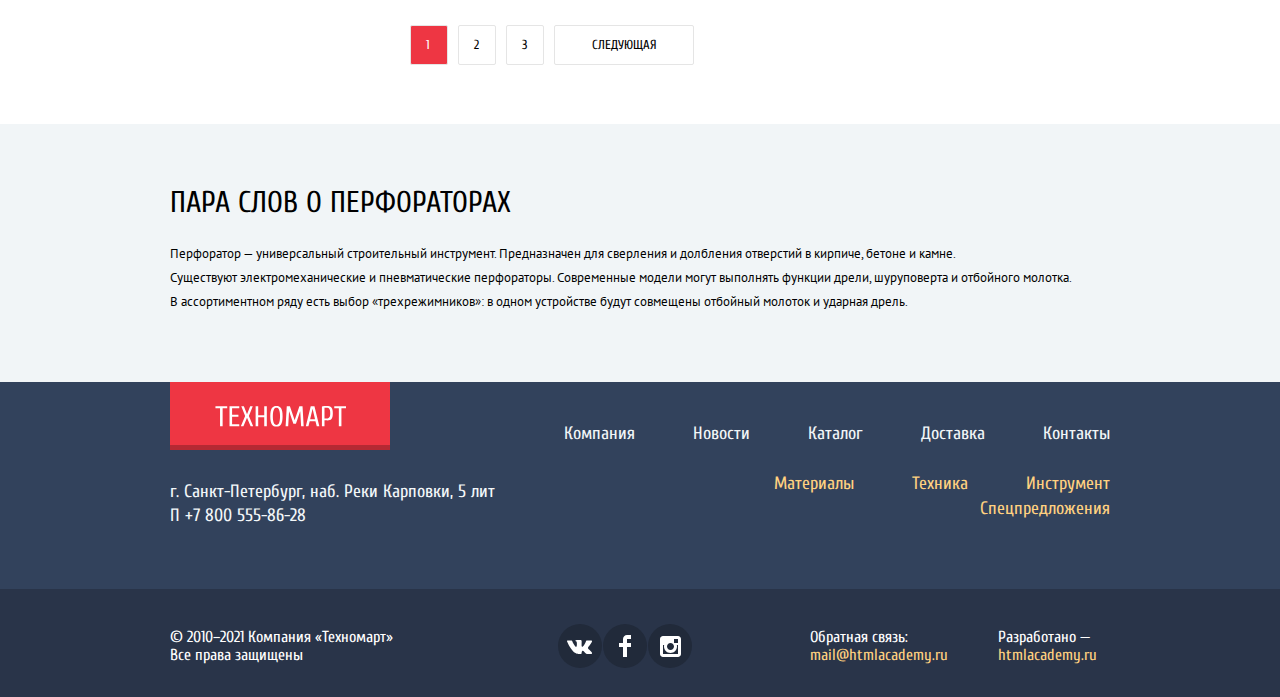
<file: catalog.html>
<!DOCTYPE html>
<html lang="ru">

<head>
  <meta charset="utf-8">
  <title>HTML Academy: Техномарт</title>
  <link rel="icon" href="favicon.ico">
  <link rel="preconnect" href="https://fonts.googleapis.com">
  <link rel="preconnect" href="https://fonts.gstatic.com" crossorigin>
  <link href="https://fonts.googleapis.com/css2?family=Cuprum:ital,wght@0,400;0,700;1,400&display=swap"
    rel="stylesheet">
  <link href="https://fonts.googleapis.com/css2?family=PT+Sans:wght@400;700&display=swap" rel="stylesheet">
  <link href="css/normalize.css" rel="stylesheet">
  <link href="css/style.min.css" rel="stylesheet">
</head>

<body>
  <header class="main-header">
    <div class="header-top">
      <div class="container header-container">
        <a class="header-logo" href="index.html">
          <img src="img/logo-technomart.svg" alt="Логотип Техномарт" width="108" height="18">
        </a>
        <div class="header-menu">
          <form class="menu-search" action="#" method="post">
            <label for="search"></label>
            <input class="search-input" type="search" name="search-holder" id="search" placeholder="Поиск:">
            <button class="button-search" type="submit" name="button-submit">
              <svg aria-hidden="true" focusable="false" width="17" height="17" viewBox="0 0 17 17" fill="none"
                xmlns="http://www.w3.org/2000/svg">
                <path fill-rule="evenodd" clip-rule="evenodd"
                  d="M13.458 12.044L17 15.586L15.586 17L12.044 13.458C10.782 14.421 9.21 15 7.5 15C3.35786 15 0 11.6421 0 7.5C0 3.35786 3.35786 0 7.5 0C11.6421 0 15 3.35786 15 7.5C15.0001 9.14309 14.4581 10.7403 13.458 12.044ZM7.5 2C4.467 2 2 4.467 2 7.5C2.00331 10.5362 4.4638 12.9967 7.5 13C10.532 13 13 10.532 13 7.5C13 4.467 10.532 2 7.5 2Z"
                  fill="white" />
              </svg>
            </button>
          </form>
          <a class="menu-bookmarks" href="blank.html">
            <svg aria-hidden="true" focusable="false" width="14" height="16" viewBox="0 0 14 16" fill="none"
              xmlns="http://www.w3.org/2000/svg">
              <path
                d="M14 15C14 15.55 13.632 15.741 13.182 15.426L7.819 11.661C7.369 11.346 6.632 11.346 6.182 11.661L0.818 15.426C0.368 15.741 0 15.55 0 15V1C0 0.45 0.45 0 1 0H13C13.55 0 14 0.45 14 1V15Z"
                fill="white" />
            </svg>Закладки: 0</a>
          <a class="menu-basket basket-link" href="blank.html">
            <svg aria-hidden="true" focusable="false" width="15" height="15" viewBox="0 0 15 15" fill="white"
              xmlns="http://www.w3.org/2000/svg">
              <path
                d="M4.5 15C5.32843 15 6 14.3284 6 13.5C6 12.6716 5.32843 12 4.5 12C3.67157 12 3 12.6716 3 13.5C3 14.3284 3.67157 15 4.5 15Z" />
              <path
                d="M12.5 15C13.3284 15 14 14.3284 14 13.5C14 12.6716 13.3284 12 12.5 12C11.6716 12 11 12.6716 11 13.5C11 14.3284 11.6716 15 12.5 15Z" />
              <path d="M15 2H4.07L3.648 0H0V2H2.031L4.016 11H15V9H9.441L15 6.951V2Z" />
            </svg>
            Корзина: 10</a>
          <a class="menu-order" href="blank.html">Оформить заказ</a>
        </div>
      </div>
    </div>
    <div class="header-middle">
      <div class="container header-middle-container">
        <p class="menu-info">Интернет-магазин строительных материалов<br> и инструментов для ремонта</p>
        <div class="menu-contacts">
          <a class="contacts-phone" href="tel:+78005558628">
            <span>+7 800 555-86-28</span></a>
          <p class="address">г. Санкт-Петербург, наб. Реки Карповки, 5 лит П</p>
        </div>
        <div class="user-block">
          <div class="menu-account">
            <a class="user-name " href="blank.html">
              <svg aria-hidden="true" focusable="false" width="20" height="18" viewBox="0 0 20 18" fill="#c5c5c5"
                xmlns="http://www.w3.org/2000/svg">
                <path
                  d="M17.881 14.166C15.737 13.431 13.625 12.5 12.674 11.776C12.017 11.275 11.904 10.158 12.157 9.361C13.275 8.458 14.021 6.884 14.021 5.083C14.021 2.276 12.221 0 10 0C7.77902 0 5.97901 2.276 5.97901 5.083C5.97901 6.884 6.72501 8.457 7.84201 9.36C8.09501 10.158 7.98302 11.275 7.32502 11.776C6.37502 12.5 4.26201 13.43 2.11801 14.166C-0.0259852 14.902 1.48343e-05 18 1.48343e-05 18H20C20 18 20.025 14.901 17.881 14.166Z" />
              </svg>
              Равшан Джамшутович </a>
            <a class="user-logout" href="blank.html" aria-label="Выйти из аккаунта">
              <svg aria-hidden="true" focusable="false" width="20" height="18" viewBox="0 0 20 18" fill="#C5C5C5"
                xmlns="http://www.w3.org/2000/svg">
                <path d="M20 9L11.125 0.5V6.5H5.125V11.5H11.125V17.5L20 9Z" />
                <path
                  d="M2.10604 14.452V3.548C2.12404 3.172 2.27704 2.491 3.11604 2.491H8.14304V0.5H3.11604C0.938036 0.5 0.112036 2.31 0.0870361 3.527V14.473C0.112036 15.689 0.938036 17.5 3.11604 17.5H8.14304V15.51H3.11604C2.27704 15.51 2.12404 14.827 2.10604 14.452Z" />
              </svg>
            </a>
          </div>
          <div class="user-block-bottom">
            <a class="user-block-link" href="blank.html">Мои заказы</a>
            <a class="user-block-link user-link-current" href="blank.html">Личный кабинет</a>
          </div>
        </div>
      </div>
    </div>
    <div class="container">
      <nav class="site-navigation">
        <ul class="site-navigation-list">
          <li><a class="site-navigation-link" href="index.html">Главная</a></li>
          <li><a class="site-navigation-link" href="blank.html">Компания</a></li>
          <li><a class="site-navigation-link" href="catalog.html">Каталог</a></li>
          <li><a class="site-navigation-link" href="blank.html">Новости</a></li>
          <li><a class="site-navigation-link" href="blank.html">Спецпредложения</a></li>
          <li><a class="site-navigation-link" href="blank.html">Доставка</a></li>
          <li><a class="site-navigation-link" href="blank.html">Контакты</a></li>
        </ul>
      </nav>
    </div>
  </header>
  <main class="main-catalog-page">
    <div class="container">
      <ul class="breadcrumbs-list">
        <li class="breadcrumbs-item">
          <a class="breadcrumbs-link" href="index.html" aria-label="Главная">
            <svg aria-hidden="true" focusable="false" width="14" height="12" viewBox="0 0 14 12" fill="none"
              xmlns="http://www.w3.org/2000/svg">
              <path d="M2 7.99999V12H6V7.99999H8V12H12V7.99999L7 3.51599L2 7.99999Z" fill="#C1C6CE" />
              <path
                d="M13.831 6.365L12 4.751V0H10V2.987L7.33201 0.635C7.31201 0.618 7.28901 0.612 7.26801 0.598C7.24297 0.579705 7.21617 0.56396 7.18801 0.551C7.15711 0.540195 7.12532 0.532163 7.09301 0.527C7.06201 0.521 7.03201 0.515 7.00001 0.515C6.96901 0.515 6.93901 0.521 6.90801 0.527C6.87554 0.531919 6.84369 0.5403 6.81301 0.552C6.78501 0.563 6.76001 0.581 6.73301 0.598C6.71201 0.612 6.68801 0.618 6.66901 0.635L0.171006 6.365C0.0162706 6.50291 -0.0375648 6.72187 0.0355779 6.9158C0.108721 7.10974 0.293738 7.23862 0.501006 7.24C0.622937 7.24035 0.740742 7.19586 0.832006 7.115L7.00001 1.677L13.169 7.115C13.3778 7.27913 13.6784 7.25178 13.8542 7.05265C14.03 6.85352 14.0198 6.55183 13.831 6.365Z"
                fill="#C1C6CE" />
            </svg>
          </a>
        </li>
        <li class="breadcrumbs-item"><a class="breadcrumbs-link" href="catalog.html">Каталог</a></li>
        <li class="breadcrumbs-item"><a class="breadcrumbs-link" href="blank.html">Инструмент</a></li>
        <li class="breadcrumbs-item breadcrumbs-current"><span class="breadcrumbs-link">Перфораторы</span></li>
      </ul>
      <div class="catalog-top">
        <h1 class="catalog-title">Перфораторы</h1>
      </div>
      <div class="filter-menu">
        <div class="filter-header">
          <h3 class="filter-header-title">Фильтр:</h3>
        </div>
        <div class="sort-menu">
          <h3 class="filter-header-title">Сортировка:</h3>
          <div class="sort-list">
            <a class="sort-item sort-price" href="blank.html">По цене</a>
            <a class="sort-item sort-type" href="blank.html">По типу</a>
            <a class="sort-item sort-function" href="blank.html">По функционалу</a>
          </div>
          <div class="sort-direction">
            <a class="button-direction button-direction-up button-direction-current" href="blank.html">
              <svg aria-hidden="true" focusable="false" width="11" height="10" viewBox="0 0 11 10" fill="#C5C5C5"
                xmlns="http://www.w3.org/2000/svg">
                <path d="M5.5 0L11 10L0 10" />
              </svg>
            </a>
            <a class="button-direction button-direction-down" href="blank.html">
              <svg aria-hidden="true" focusable="false" width="12" height="10" viewBox="0 0 12 10" fill="#C5C5C5"
                xmlns="http://www.w3.org/2000/svg">
                <path d="M5.66241 10L0.162415 0H11.1624" />
              </svg>
            </a>
          </div>
        </div>
      </div>
      <div class="main-catalog">
        <section class="catalog-filter">
          <h2 class="visually-hidden">Фильтр</h2>
          <form class="filter" method="get" action="https://echo.htmlacademy.ru" name="filter" target="_blank">
            <fieldset class="filter-price">
              <legend class="filter-title filter-title-price">Цена:</legend>
              <div class="range-filter">
                <div class="range-controls">
                  <div class="scale">
                    <div class="bar" style="
                    width: 84%;">
                    </div>
                  </div>
                  <button class="toggle toggle-min" style="left: 0;" aria-label="Выбрать минимальную цену"></button>
                  <button class="toggle toggle-max" style="left: 142px;"
                    aria-label="Выбрать максимальную цену"></button>
                </div>
                <div class="price-controls">
                  <label class="price-min" for="price-min" aria-label="Выбрать минимальную цену">
                    <input type="number" value="0" name="price-min" id="price-min">
                  </label>
                  <span>—</span>
                  <label class="price-max" for="price-max" aria-label="Выбрать максимальную цену">
                    <input type="number" value="30000" name="price-max" id="price-max">
                  </label>
                </div>
              </div>
            </fieldset>
            <fieldset class="filter-vendor">
              <legend class="filter-title filter-title-manufacturer">Производители:</legend>
              <ul>
                <li class="filter-option filter-checkbox">
                  <input class="filter-vendor-checkbox visually-hidden" id="bosch" type="checkbox" name="bosch" checked>
                  <label class="filter-vendor-item" for="bosch">Bosch</label>
                </li>
                <li class="filter-option filter-checkbox">
                  <input class="filter-vendor-checkbox visually-hidden" id="interskol" type="checkbox" name="interskol">
                  <label class="filter-vendor-item" for="interskol">Интерскол</label>
                </li>
                <li class="filter-option filter-checkbox">
                  <input class="filter-vendor-checkbox visually-hidden" id="makita" type="checkbox" name="makita"
                    checked>
                  <label class="filter-vendor-item" for="makita">Makita</label>
                </li>
                <li class="filter-option filter-checkbox">
                  <input class="filter-vendor-checkbox visually-hidden" id="dewalt" type="checkbox" name="dewalt">
                  <label class="filter-vendor-item" for="dewalt">Dewalt</label>
                </li>
                <li class="filter-option filter-checkbox">
                  <input class="filter-vendor-checkbox visually-hidden" id="hitachi" type="checkbox" name="hitachi">
                  <label class="filter-vendor-item" for="hitachi">Hitachi</label>
                </li>
              </ul>
            </fieldset>
            <fieldset class="filter-supply">
              <legend class="filter-title filter-title-supply">Питание:</legend>
              <ul>
                <li class="filter-option filter-radio">
                  <input class="filter-supply-radio visually-hidden" id="accumulator" type="radio" name="power"
                    value="accumulator" checked>
                  <label class="filter-supply-item" for="accumulator">Аккумуляторные</label>
                </li>
                <li class="filter-option filter-radio">
                  <input class="filter-supply-radio visually-hidden" id="net" type="radio" name="power" value="net">
                  <label class="filter-supply-item" for="net">Сетевые</label>
                </li>
              </ul>
            </fieldset>
            <button class="button-filter" type="submit">Показать</button>
          </form>
        </section>
        <section class="catalog-products">
          <ul class="catalog-product-card">
            <li class="product-card-item" tabindex="0">
              <div class="product-card-actions">
                <a class="button-actions purchase-button" href="blank.html"
                  aria-label="Купить Перфоратор BOSCH BFG 6000">
                  <svg aria-hidden="true" focusable="false" width="15" height="15" viewBox="0 0 15 15" fill="white"
                    xmlns="http://www.w3.org/2000/svg">
                    <path
                      d="M4.5 15C5.32843 15 6 14.3284 6 13.5C6 12.6716 5.32843 12 4.5 12C3.67157 12 3 12.6716 3 13.5C3 14.3284 3.67157 15 4.5 15Z" />
                    <path
                      d="M12.5 15C13.3284 15 14 14.3284 14 13.5C14 12.6716 13.3284 12 12.5 12C11.6716 12 11 12.6716 11 13.5C11 14.3284 11.6716 15 12.5 15Z" />
                    <path d="M15 2H4.07L3.648 0H0V2H2.031L4.016 11H15V9H9.441L15 6.951V2Z" />
                  </svg>
                  Купить</a>
                <a class="button-actions in-bookmarks-button" href="blank.html"
                  aria-label="Добавить Перфоратор BOSCH BFG 6000 в закладки">В закладки</a>
              </div>
              <a class="product-link" href="">
                <h3>Перфоратор BOSCH BFG 6000</h3>
                <img class="product-card-img" src="img/catalog/catalog-1.jpg" width="127" height="112"
                  alt="Перфоратор BOSCHBFG 6000">
              </a>
              <p class="product-price old-price">30500 Р.</p>
              <p class="product-price new-price">25500 Р.</p>
            </li>
            <li class="product-card-item" tabindex="0">
              <div class="product-card-actions">
                <a class="button-actions purchase-button" href="blank.html"
                  aria-label="Купить Перфоратор BOSCH BFG 6000">
                  <svg aria-hidden="true" focusable="false" width="15" height="15" viewBox="0 0 15 15" fill="white"
                    xmlns="http://www.w3.org/2000/svg">
                    <path
                      d="M4.5 15C5.32843 15 6 14.3284 6 13.5C6 12.6716 5.32843 12 4.5 12C3.67157 12 3 12.6716 3 13.5C3 14.3284 3.67157 15 4.5 15Z" />
                    <path
                      d="M12.5 15C13.3284 15 14 14.3284 14 13.5C14 12.6716 13.3284 12 12.5 12C11.6716 12 11 12.6716 11 13.5C11 14.3284 11.6716 15 12.5 15Z" />
                    <path d="M15 2H4.07L3.648 0H0V2H2.031L4.016 11H15V9H9.441L15 6.951V2Z" />
                  </svg>
                  Купить</a>
                <a class="button-actions in-bookmarks-button" href="blank.html"
                  aria-label="Добавить Перфоратор BOSCH BFG 6000 в закладки">В закладки</a>
              </div>
              <a class="product-link" href="">
                <h3>Перфоратор BOSCH BFG 6000</h3>
                <img class="product-card-img" src="img/catalog/catalog-2.jpg" width="144" height="128"
                  alt="Перфоратор BOSCHBFG 6000">
              </a>
              <p class="product-price old-price">30500 Р.</p>
              <p class="product-price new-price">25500 Р.</p>
            </li>
            <li class="product-card-item product-card-new" tabindex="0">
              <div class="product-card-actions">
                <a class="button-actions purchase-button" href="blank.html"
                  aria-label="Купить Перфоратор BOSCH BFG 6000">
                  <svg aria-hidden="true" focusable="false" width="15" height="15" viewBox="0 0 15 15" fill="white"
                    xmlns="http://www.w3.org/2000/svg">
                    <path
                      d="M4.5 15C5.32843 15 6 14.3284 6 13.5C6 12.6716 5.32843 12 4.5 12C3.67157 12 3 12.6716 3 13.5C3 14.3284 3.67157 15 4.5 15Z" />
                    <path
                      d="M12.5 15C13.3284 15 14 14.3284 14 13.5C14 12.6716 13.3284 12 12.5 12C11.6716 12 11 12.6716 11 13.5C11 14.3284 11.6716 15 12.5 15Z" />
                    <path d="M15 2H4.07L3.648 0H0V2H2.031L4.016 11H15V9H9.441L15 6.951V2Z" />
                  </svg>
                  Купить</a>
                <a class="button-actions in-bookmarks-button" href="blank.html"
                  aria-label="Добавить Перфоратор BOSCH BFG 6000 в закладки">В закладки</a>
              </div>
              <a class="product-link" href="">
                <h3>Перфоратор BOSCH BFG 6000</h3>
                <img class="product-card-img" src="img/catalog/catalog-3.jpg" width="127" height="112"
                  alt="Перфоратор BOSCHBFG 6000">
              </a>
              <p class="product-price old-price">30500 Р.</p>
              <p class="product-price new-price">25500 Р.</p>
            </li>
            <li class="product-card-item product-card-new" tabindex="0">
              <div class="product-card-actions">
                <a class="button-actions purchase-button" href="blank.html"
                  aria-label="Купить Перфоратор BOSCH BFG 3000">
                  <svg aria-hidden="true" focusable="false" width="15" height="15" viewBox="0 0 15 15" fill="white"
                    xmlns="http://www.w3.org/2000/svg">
                    <path
                      d="M4.5 15C5.32843 15 6 14.3284 6 13.5C6 12.6716 5.32843 12 4.5 12C3.67157 12 3 12.6716 3 13.5C3 14.3284 3.67157 15 4.5 15Z" />
                    <path
                      d="M12.5 15C13.3284 15 14 14.3284 14 13.5C14 12.6716 13.3284 12 12.5 12C11.6716 12 11 12.6716 11 13.5C11 14.3284 11.6716 15 12.5 15Z" />
                    <path d="M15 2H4.07L3.648 0H0V2H2.031L4.016 11H15V9H9.441L15 6.951V2Z" />
                  </svg>
                  Купить</a>
                <a class="button-actions in-bookmarks-button" href="blank.html"
                  aria-label="Добавить Перфоратор BOSCH BFG 3000 в закладки">В закладки</a>
              </div>
              <a class="product-link" href="">
                <h3>Перфоратор BOSCH BFG 3000</h3>
                <img class="product-card-img" src="img/catalog/catalog-4.jpg" width="127" height="112"
                  alt="Перфоратор BOSCHBFG 3000">
              </a>
              <p class="product-price old-price">22500 Р.</p>
              <p class="product-price new-price">15500 Р.</p>
            </li>
            <li class="product-card-item" tabindex="0">
              <div class="product-card-actions">
                <a class="button-actions purchase-button" href="blank.html"
                  aria-label="Купить Перфоратор BOSCH BFG 6000">
                  <svg aria-hidden="true" focusable="false" width="15" height="15" viewBox="0 0 15 15" fill="white"
                    xmlns="http://www.w3.org/2000/svg">
                    <path
                      d="M4.5 15C5.32843 15 6 14.3284 6 13.5C6 12.6716 5.32843 12 4.5 12C3.67157 12 3 12.6716 3 13.5C3 14.3284 3.67157 15 4.5 15Z" />
                    <path
                      d="M12.5 15C13.3284 15 14 14.3284 14 13.5C14 12.6716 13.3284 12 12.5 12C11.6716 12 11 12.6716 11 13.5C11 14.3284 11.6716 15 12.5 15Z" />
                    <path d="M15 2H4.07L3.648 0H0V2H2.031L4.016 11H15V9H9.441L15 6.951V2Z" />
                  </svg>
                  Купить</a>
                <a class="button-actions in-bookmarks-button" href="blank.html"
                  aria-label="Добавить Перфоратор BOSCH BFG 6000 в закладки">В закладки</a>
              </div>
              <a class="product-link" href="">
                <h3>Перфоратор BOSCH BFG 6000</h3>
                <img class="product-card-img" src="img/catalog/catalog-5.jpg" width="144" height="128"
                  alt="Перфоратор BOSCHBFG 6000">
              </a>
              <p class="product-price old-price">30500 Р.</p>
              <p class="product-price new-price">25500 Р.</p>
            </li>
            <li class="product-card-item product-card-new" tabindex="0">
              <div class="product-card-actions">
                <a class="button-actions purchase-button" href="blank.html"
                  aria-label="Купить Перфоратор BOSCH BFG 2000">
                  <svg aria-hidden="true" focusable="false" width="15" height="15" viewBox="0 0 15 15" fill="white"
                    xmlns="http://www.w3.org/2000/svg">
                    <path
                      d="M4.5 15C5.32843 15 6 14.3284 6 13.5C6 12.6716 5.32843 12 4.5 12C3.67157 12 3 12.6716 3 13.5C3 14.3284 3.67157 15 4.5 15Z" />
                    <path
                      d="M12.5 15C13.3284 15 14 14.3284 14 13.5C14 12.6716 13.3284 12 12.5 12C11.6716 12 11 12.6716 11 13.5C11 14.3284 11.6716 15 12.5 15Z" />
                    <path d="M15 2H4.07L3.648 0H0V2H2.031L4.016 11H15V9H9.441L15 6.951V2Z" />
                  </svg>
                  Купить</a>
                <a class="button-actions in-bookmarks-button" href="blank.html"
                  aria-label="Добавить Перфоратор BOSCH BFG 2000 в закладки">В закладки</a>
              </div>
              <a class="product-link" href="">
                <h3>Перфоратор BOSCH BFG 2000</h3>
                <img class="product-card-img" src="img/catalog/catalog-6.jpg" width="127" height="112"
                  alt="Перфоратор BOSCHBFG 2000">
              </a>
              <p class="product-price new-price">12500 Р.</p>
            </li>
            <li class="product-card-item product-card-new">
              <div class="product-card-actions">
                <a class="button-actions purchase-button" href="blank.html"
                  aria-label="Купить Перфоратор BOSCH BFG 3000">
                  <svg aria-hidden="true" focusable="false" width="15" height="15" viewBox="0 0 15 15" fill="white"
                    xmlns="http://www.w3.org/2000/svg">
                    <path
                      d="M4.5 15C5.32843 15 6 14.3284 6 13.5C6 12.6716 5.32843 12 4.5 12C3.67157 12 3 12.6716 3 13.5C3 14.3284 3.67157 15 4.5 15Z" />
                    <path
                      d="M12.5 15C13.3284 15 14 14.3284 14 13.5C14 12.6716 13.3284 12 12.5 12C11.6716 12 11 12.6716 11 13.5C11 14.3284 11.6716 15 12.5 15Z" />
                    <path d="M15 2H4.07L3.648 0H0V2H2.031L4.016 11H15V9H9.441L15 6.951V2Z" />
                  </svg>
                  Купить</a>
                <a class="button-actions in-bookmarks-button" href="blank.html"
                  aria-label="Добавить Перфоратор BOSCH BFG 3000 в закладки">В закладки</a>
              </div>
              <a class="product-link" href="">
                <h3>Перфоратор BOSCH BFG 3000</h3>
                <img class="product-card-img" src="img/catalog/catalog-7.jpg" width="127" height="112"
                  alt="Перфоратор BOSCHBFG 3000">
              </a>
              <p class="product-price old-price">22500 Р.</p>
              <p class="product-price new-price">15500 Р.</p>
            </li>
            <li class="product-card-item" tabindex="0">
              <div class="product-card-actions">
                <a class="button-actions purchase-button" href="blank.html"
                  aria-label="Купить Перфоратор BOSCH BFG 6000">
                  <svg aria-hidden="true" focusable="false" width="15" height="15" viewBox="0 0 15 15" fill="white"
                    xmlns="http://www.w3.org/2000/svg">
                    <path
                      d="M4.5 15C5.32843 15 6 14.3284 6 13.5C6 12.6716 5.32843 12 4.5 12C3.67157 12 3 12.6716 3 13.5C3 14.3284 3.67157 15 4.5 15Z" />
                    <path
                      d="M12.5 15C13.3284 15 14 14.3284 14 13.5C14 12.6716 13.3284 12 12.5 12C11.6716 12 11 12.6716 11 13.5C11 14.3284 11.6716 15 12.5 15Z" />
                    <path d="M15 2H4.07L3.648 0H0V2H2.031L4.016 11H15V9H9.441L15 6.951V2Z" />
                  </svg>
                  Купить</a>
                <a class="button-actions in-bookmarks-button" href="blank.html"
                  aria-label="Добавить Перфоратор BOSCH BFG 6000 в закладки">В закладки</a>
              </div>
              <a class="product-link" href="">
                <h3>Перфоратор BOSCH BFG 6000</h3>
                <img class="product-card-img" src="img/catalog/catalog-8.jpg" width="144" height="128"
                  alt="Перфоратор BOSCHBFG 6000">
              </a>
              <p class="product-price old-price">30500 Р.</p>
              <p class="product-price new-price">25500 Р.</p>
            </li>
            <li class="product-card-item product-card-new" tabindex="0">
              <div class="product-card-actions">
                <a class="button-actions purchase-button" href="blank.html"
                  aria-label="Купить Перфоратор BOSCH BFG 2000">
                  <svg aria-hidden="true" focusable="false" width="15" height="15" viewBox="0 0 15 15" fill="white"
                    xmlns="http://www.w3.org/2000/svg">
                    <path
                      d="M4.5 15C5.32843 15 6 14.3284 6 13.5C6 12.6716 5.32843 12 4.5 12C3.67157 12 3 12.6716 3 13.5C3 14.3284 3.67157 15 4.5 15Z" />
                    <path
                      d="M12.5 15C13.3284 15 14 14.3284 14 13.5C14 12.6716 13.3284 12 12.5 12C11.6716 12 11 12.6716 11 13.5C11 14.3284 11.6716 15 12.5 15Z" />
                    <path d="M15 2H4.07L3.648 0H0V2H2.031L4.016 11H15V9H9.441L15 6.951V2Z" />
                  </svg>
                  Купить</a>
                <a class="button-actions in-bookmarks-button" href="blank.html"
                  aria-label="Добавить Перфоратор BOSCH BFG 2000 в закладки">В закладки</a>
              </div>
              <a class="product-link" href="">
                <h3>Перфоратор BOSCH BFG 2000</h3>
                <img class="product-card-img" src="img/catalog/catalog-9.jpg" width="127" height="112"
                  alt="Перфоратор BOSCHBFG 2000">
              </a>
              <p class="product-price new-price">12500 Р.</p>
            </li>
          </ul>
          <ul class="pagination-list">
            <li class="pagination-item"><a class="pagination-link pagination-link-current" href="">1</a></li>
            <li class="pagination-item"><a class="pagination-link" href="">2</a></li>
            <li class="pagination-item"><a class="pagination-link" href="">3</a></li>
            <li class="pagination-item"><a class=" pagination-link next-page" href="">Следующая</a></li>
          </ul>
        </section>
      </div>
    </div>
    <article class="catalog-page">
      <div class="container about-page">
        <h2 class="page-title">Пара слов о перфораторах</h2>
        <p class="page-text">Перфоратор — универсальный строительный инструмент. Предназначен для сверления и
          долбления отверстий в кирпиче, бетоне и камне.</p>
        <p class="page-text">Существуют электромеханические и пневматические перфораторы. Современные модели могут
          выполнять функции
          дрели, шуруповерта и отбойного молотка.</p>
        <p class="page-text">В ассортиментном ряду есть выбор «трехрежимников»: в одном устройстве будут совмещены
          отбойный молоток и
          ударная дрель.</p>
      </div>
    </article>
  </main>
  <footer class="main-footer">
    <div class=" container footer-info">
      <div class="footer-row">
        <a class="footer-logo" href="index.html"><img src="img/logo-technomart.svg" width="137" height="22"
            alt="Логотип Техномарт"></a>
        <ul class="footer-navigation-list">
          <li class="footer-navigation-item"><a class="footer-navigation-link" href="blank.html">Компания</a>
          </li>
          <li class="footer-navigation-item"><a class="footer-navigation-link" href="blank.html">Новости</a>
          </li>
          <li class="footer-navigation-item"><a class="footer-navigation-link" href="catalog.html">Каталог</a>
          </li>
          <li class="footer-navigation-item"><a class="footer-navigation-link" href="blank.html">Доставка</a>
          </li>
          <li class="footer-navigation-item"><a class="footer-navigation-link" href="blank.html">Контакты</a>
          </li>
        </ul>
      </div>
      <div class="footer-row">
        <p class="footer-contacts">г. Санкт-Петербург, наб. Реки Карповки, 5 лит П
          <a class="footer-phone" href="tel:+78005558628">+7 800 555-86-28</a>
        </p>
        <ul class="footer-features-list">
          <li class="footer-features-item"><a class="footer-features-link" href="blank.html">Материалы</a></li>
          <li class="footer-features-item"><a class="footer-features-link" href="blank.html">Техника</a></li>
          <li class="footer-features-item"><a class="footer-features-link" href="blank.html">Инструмент</a></li>
          <li class="footer-features-item"><a class="footer-features-link" href="blank.html">Спецпредложения</a></li>
        </ul>
      </div>
    </div>
    <div class="footer-feedback">
      <div class="container feedback-container">
        <p class="info-text footer-text">
          © 2010–2021 Компания «Техномарт»
          Все права защищены
        </p>
        <div class="footer-social">
          <ul class="footer-social-list">
            <li>
              <a class="social-button" href="">
                <svg role="img" aria-label="Логотип Вконтакте" width="26" height="15" viewBox="0 0 26 15" fill="none"
                  xmlns="http://www.w3.org/2000/svg">
                  <path
                    d="M15.5403 11.7284C16.4609 11.4387 17.6395 13.6409 18.8943 14.4837C19.836 15.1221 20.5573 14.9843 20.5573 14.9843L23.9017 14.9374C23.9017 14.9374 25.6495 14.8324 24.8232 13.4805C24.7549 13.368 24.3389 12.4784 22.334 10.6474C20.2376 8.73211 20.5217 9.04242 23.0456 5.73117C24.5835 3.71273 25.1988 2.47992 25.0062 1.95492C24.8213 1.44961 23.6918 1.58086 23.6918 1.58086L19.9237 1.60617C19.5568 1.60711 19.2458 1.71773 19.1042 2.08898C19.1013 2.09273 18.5062 3.65086 17.7127 4.97555C16.0362 7.77773 15.3669 7.9268 15.0896 7.75148C14.4531 7.34555 14.6139 6.12305 14.6139 5.25398C14.6139 2.53805 15.0299 1.40555 13.7992 1.11305C13.388 1.01555 13.0876 0.951796 12.0389 0.942421C10.6985 0.922733 9.56027 0.942421 8.91508 1.25086C8.48656 1.45992 8.15819 1.91836 8.35753 1.94461C8.6079 1.97742 9.1693 2.09461 9.46975 2.49398C9.8559 3.01148 9.84434 4.17117 9.84434 4.17117C9.84434 4.17117 10.0649 7.36898 9.32434 7.76555C8.8159 8.03742 8.12064 7.48242 6.62516 4.93805C5.86153 3.6368 5.28471 2.19867 5.28471 2.19867C5.28471 2.19867 5.17301 1.93148 4.97079 1.78523C4.73005 1.6118 4.39301 1.55648 4.39301 1.55648L0.816563 1.57898C0.816563 1.57898 0.27923 1.59398 0.0818227 1.82461C-0.0934366 2.02898 0.0673782 2.45086 0.0673782 2.45086C0.0673782 2.45086 2.86864 8.9018 6.04064 12.1512C8.94879 15.1343 12.2537 14.9365 12.2537 14.9365H13.7511C13.7511 14.9365 14.2027 14.8859 14.4338 14.644C14.6495 14.419 14.6399 13.9962 14.6399 13.9962C14.6399 13.9962 14.61 12.019 15.5403 11.7284Z"
                    fill="white" />
                </svg>

              </a>
            </li>
            <li>
              <a class="social-button" href="">
                <svg role="img" aria-label="Логотип Facebook" width="12" height="22" viewBox="0 0 12 22" fill="none"
                  xmlns="http://www.w3.org/2000/svg">
                  <path d="M12 4V0H8C5.79086 0 4 1.79086 4 4V8H0V12H4V22H8V12H12V8H8V4H12Z" fill="white" />
                </svg>
              </a>
            </li>
            <li>
              <a class="social-button" href="">
                <svg role="img" aria-label="Логотип Instagram" width="21" height="21" viewBox="0 0 21 21" fill="none"
                  xmlns="http://www.w3.org/2000/svg">
                  <path fill-rule="evenodd" clip-rule="evenodd"
                    d="M3 0H18C19.65 0 21 1.35 21 3V18C21 19.65 19.65 21 18 21H3C1.35 21 0 19.65 0 18V3C0 1.35 1.35 0 3 0ZM14 10.5C14 8.57 12.43 7 10.5 7C8.57 7 7 8.57 7 10.5C7 12.43 8.57 14 10.5 14C12.43 14 14 12.43 14 10.5ZM3 18V9H4.181C4.0626 9.49127 4.00186 9.99467 4 10.5C4 14.0899 6.91015 17 10.5 17C14.0899 17 17 14.0899 17 10.5C16.9986 9.99464 16.9379 9.49118 16.819 9H18V18H3ZM14 7H18V3H14V7Z"
                    fill="white" />
                </svg>
              </a>
            </li>
          </ul>
        </div>
        <p class="info-text footer-email">
          Обратная связь:
          <a class="info-link" href="mailto:mail@htmlacademy.ru">mail@htmlacademy.ru</a>
        </p>
        <p class="info-text footer-copyright">
          Разработано —
          <a class="info-link" href="https://htmlacademy.ru/intensive/htmlcss" target="_blank">htmlacademy.ru</a>
        </p>
      </div>
    </div>
  </footer>

  <section class="modal modal-basket">
    <svg aria-hidden="true" focusable="false" width="66" height="66" viewBox="0 0 66 66" fill="none"
      xmlns="http://www.w3.org/2000/svg">
      <path
        d="M33 66C51.2254 66 66 51.2254 66 33C66 14.7746 51.2254 0 33 0C14.7746 0 0 14.7746 0 33C0 51.2254 14.7746 66 33 66Z"
        fill="#63A63E" />
      <path
        d="M49.641 21.066C49.2498 20.6773 48.6181 20.6773 48.227 21.066L29.788 39.504C29.3968 39.8928 28.7651 39.8928 28.374 39.504L20.234 31.365C19.8428 30.9763 19.2111 30.9763 18.82 31.365L15.285 34.9C14.8962 35.2912 14.8962 35.9228 15.285 36.314L28.374 49.404C28.7651 49.7928 29.3968 49.7928 29.788 49.404L33.324 45.868L34.738 44.454L53.176 26.016C53.5647 25.6248 53.5647 24.9932 53.176 24.602L49.641 21.066Z"
        fill="white" />
    </svg>
    <h2>Товар добавлен в корзину!</h2>
    <div class="modal-button-basket">
      <a class="button button-arrange" href="blank.html">Оформить заказ</a>
      <a class="button button-shop" href="catalog.html">Продолжить покупки</a>
    </div>
    <button class="modal-close" type="button" aria-label="Закрыть"></button>
  </section>

</body>
</file>
<file: css/style.min.css>
@-webkit-keyframes bounce{0%{transform:translateY(-2000px)}70%{transform:translateY(30px)}90%{transform:translateY(-10px)}to{transform:translateY(0)}}@keyframes bounce{0%{transform:translateY(-2000px)}70%{transform:translateY(30px)}90%{transform:translateY(-10px)}to{transform:translateY(0)}}@-webkit-keyframes shake{0%,to{transform:translateX(0)}10%,30%,50%,70%,90%{transform:translateX(-10px)}20%,40%,60%,80%{transform:translateX(10px)}}@keyframes shake{0%,to{transform:translateX(0)}10%,30%,50%,70%,90%{transform:translateX(-10px)}20%,40%,60%,80%{transform:translateX(10px)}}:root{--basic-red:#ee3643;--basic-extra-dark:#293449;--basic-green:#63a63e;--basic-dark:#32425c;--basic-extra-light:#f9f5f0;--background:#3d546f;--basic-greylight:#c5c5c5;--basic-background:#f1f5f7;--error:#ba2732;--basic-white:#ffffff;--basic-black:#000000;--special-yellow:#ffbf47;--special-blue:#3BBCE3;--special-violet:#DC91D8;--special-green:#8ED78F;--special-grey:#A9A9A9;--special-light:#F3F7F9;--special-extra-yellow:#FFD180;--special-filter:#F7F3EC;--special-border:#E5E5E5;--special-light-border:#EAEAEA;--special-dark:#1D2739;--special-menu-dark:#161D29;--special-order-green:#5FBB2D;--special-dark-green:#518534;--special-shadow-green:#367315;--special-login-dark:#3D546F;--special-input:#b5b5b5;--special-grey-border:#ababab;--special-background-card:#f7f7f7;--special-red:#ca2c37;--special-social:#212a3a;--special-control:#444444;--special-feedback:#f4f4f4}*,::after,::before{box-sizing:border-box}.visually-hidden{position:absolute;width:1px;height:1px;margin:-1px;border:0;padding:0;white-space:nowrap;-webkit-clip-path:inset(100%);clip-path:inset(100%);clip:rect(0 0 0 0);overflow:hidden}.button,body{font-weight:400}body{min-width:1200px;margin:0;padding:0;font-family:"Cuprum",Arial,sans-serif;font-size:13px;line-height:24px;color:var(--basic-black);background-color:var(--basic-white);min-height:100%;display:grid;grid-template-rows:-webkit-min-content 1fr -webkit-min-content;grid-template-rows:min-content 1fr min-content;align-content:start}a{text-decoration:none}.button{display:inline-block;vertical-align:center;background-color:var(--basic-red);font-size:14px;line-height:18px;color:var(--basic-white);font-style:normal;text-transform:uppercase}.container{margin:0 auto;width:940px}.main-header{background-color:var(--basic-background)}.header-top{background-color:var(--basic-extra-dark);font-size:18px;line-height:24px;color:var(--basic-white)}.header-container{display:flex;align-items:center}.header-logo,.header-logo::before{background-color:var(--basic-red);cursor:pointer}.header-logo{display:flex;justify-content:center;align-items:center;width:220px;height:42px;max-height:42px;position:relative}.header-logo::before{content:"";display:block;position:absolute;top:36px;bottom:0;width:100%;height:5px;transform:translateY(100%);box-shadow:inset 0 -5px 0 rgba(0,0,0,.24)}.header-logo:focus,.header-logo:hover{background-color:var(--basic-red)}.header-logo:active{background-color:var(--error)}.header-menu{display:flex;align-items:center;flex-wrap:wrap;width:720px}.menu-search{width:270px;position:relative}.search-input{width:100%;height:42px;background-color:inherit;border:0;font:inherit;color:var(--basic-white);padding-top:9px;padding-bottom:9px;padding-left:42px;outline:0}.search-input::-webkit-input-placeholder{color:var(--basic-white)}.search-input::-moz-placeholder{color:var(--basic-white)}.search-input::placeholder{color:var(--basic-white)}.button-search{display:flex;align-items:center;width:42px;background-color:transparent;border:0;position:absolute;top:0;bottom:0;left:0;cursor:pointer;margin:0;padding:0 8px 0 17px}.button-search svg{top:0;left:0}.button-search path{fill:var(--basic-white);opacity:.3}.button-search:focus path,.button-search:hover path{fill:var(--basic-white);opacity:1}.button-search:active path{fill:var(--basic-white);opacity:.3}.search-input:focus{background-color:var(--basic-white);color:var(--basic-black)}.search-input:focus+.button-search path{fill:var(--basic-red);opacity:1}.menu-basket,.menu-bookmarks{width:150px;color:var(--basic-white);font-size:18px;line-height:24px;padding:9px 24px 9px 43px;position:relative}.menu-basket svg,.menu-bookmarks svg{position:absolute;width:14px;height:16px;left:20px;top:13px;color:var(--basic-white);opacity:.3}.menu-basket{padding:9px 26px 9px 49px}.menu-basket svg{width:15px;height:15px;left:26px}.menu-basket:focus svg,.menu-basket:hover svg,.menu-bookmarks:focus svg,.menu-bookmarks:hover svg{opacity:1}.menu-basket:active svg,.menu-bookmarks:active svg{opacity:.3}.menu-basket:active,.menu-bookmarks:active{background-color:var(--special-menu-dark)}.menu-order{width:150px;background-color:var(--basic-green);padding:9px 16px 9px 19px;color:var(--basic-white);font-size:18px;line-height:24px}.menu-order:focus,.menu-order:hover{background-color:var(--special-order-green)}.menu-order:active{color:rgba(255,255,255,.5);background-color:var(--basic-green)}.header-middle{margin-top:46px}.header-middle-container{display:flex;padding-left:30px}.menu-info{width:197px;font-weight:400;font-style:italic;font-size:16px;line-height:23px;color:var(--basic-red);margin:0}.menu-contacts{width:270px;margin-left:93px}.contacts-phone::before{content:"";position:absolute;top:10px;left:37px;width:17px;height:19px;background-image:url(../img/icon-phone.svg);background-repeat:no-repeat;background-position:0 0}.contacts-phone{display:flex;border:3px solid var(--basic-white);padding:7px 47px 5px 71px;position:relative}.contacts-phone span{font-style:normal;font-weight:700;font-size:21px;line-height:30px;color:var(--basic-red)}.address{font-size:14px;line-height:24px;color:var(--basic-dark);text-align:center;margin:0}.menu-account{display:flex;align-items:flex-start;margin-left:auto}.menu-account a{background-color:var(--basic-white);font-size:21px;line-height:21px;color:var(--basic-black)}.menu-account a:focus,.menu-account a:hover{color:var(--basic-red)}.menu-account a:active{color:var(--basic-greylight)}.login{padding:12px 27px 12px 45px;margin-right:10px;position:relative}.login svg{position:absolute;fill:var(--basic-greylight);top:14px;left:19px;width:20px;height:17px}.login:focus svg,.login:hover svg{fill:var(--special-login-dark)}.login:active svg{fill:var(--basic-greylight)}.registration{padding:12px 24px}.site-navigation{background-color:var(--basic-dark);box-shadow:inset 0 -5px 0 var(--basic-extra-dark);margin-top:40px;margin-bottom:60px}.site-navigation-list{display:flex;flex-wrap:wrap;justify-content:space-between;padding:0 25px;margin:0;list-style:none}.site-navigation-link{display:block;color:var(--basic-white);font-size:18px;line-height:24px;padding:16px 24px 20px 27px}.site-navigation-link:focus,.site-navigation-link:hover{background-color:var(--basic-extra-dark)}.site-navigation-link:active{opacity:.5;background-color:var(--special-dark)}.features-list{display:grid;list-style:none;grid-template-columns:1fr 1fr 1fr;gap:20px;padding:0;margin:59px 0 0}.features-item{height:100%;color:var(--basic-white);padding:20px 110px 21px 23px}.features-title{font-style:normal;font-weight:700;font-size:24px;line-height:30px;margin:0}.features-link{display:inline-block;vertical-align:center;width:135px;font-weight:400;font-size:14px;line-height:18px;color:var(--basic-white);text-align:center;text-transform:uppercase;position:relative;background-color:rgba(255,255,255,.3);padding:10px 0;margin-top:14px}.features-link:focus,.features-link:hover{background-color:rgba(197,197,197,.3)}.features-link:active{background-color:rgba(169,169,169,.3)}.slider{grid-column-start:1;grid-column-end:3;grid-row-start:2;grid-row-end:4;position:relative}.slider-list{width:100%;height:100%;margin:0;padding:0;list-style:none}.slide-title,.slider-text{color:var(--basic-white);font-style:normal}.slide-title{font-weight:700;font-size:36px;line-height:36px;text-transform:uppercase;margin:0 0 5px}.slider-text{font-weight:400;font-size:18px;line-height:24px;margin:0}.slider-item{position:relative;background-color:var(--basic-greylight);height:100%;padding-top:23px;padding-left:24px;padding-bottom:24px}.slide-1{display:none;background-image:url(../img/slide-2.jpg)}.slide-2{background-image:url(../img/slide-1.jpg)}.slider-next,.slider-prev{position:absolute;top:122px;cursor:pointer}.slider-prev{left:20px}.slider-next{right:17px;background:0 0;border:0}.slider-last{opacity:.5;pointer-events:none;cursor:default;background:0 0;border:0}.button-catalog{padding:11px 46px 9px;margin-top:113px}.button-catalog:focus,.button-catalog:hover{background-color:var(--special-red)}.button-catalog:active{background-color:var(--error)}.slider-controls{position:absolute;bottom:28px;left:285px;z-index:20;display:flex;padding:0;margin:0;list-style:none}.slider-controls li{margin-left:10px}.slider-controls button{padding:0;width:10px;height:10px;background-color:var(--basic-red);border:2px solid var(--basic-white);border-radius:50%;cursor:pointer}.slider-controls .current{background-color:var(--basic-white)}.instrument,.material{background-color:var(--special-yellow);position:relative}.material svg{position:absolute;bottom:27px;right:43px;width:44px;height:65px}.material h3::after{content:"";position:absolute;top:0;right:0;width:70px;height:70px;background-image:url(../img/catalog-new.svg);z-index:25}.instrument{background-color:var(--special-blue)}.instrument svg,.technique svg{position:absolute;bottom:28px;right:31px;width:76px;height:61px}.delivery,.sale,.technique{background-color:var(--special-violet);position:relative}.technique svg{bottom:30px;width:78px;height:62px}.delivery,.sale{background-color:var(--special-green)}.delivery svg,.sale svg{position:absolute;bottom:25px;right:45px;width:59px;height:72px}.delivery{background-color:var(--special-yellow)}.delivery svg{content:"";bottom:28px;right:31px;width:78px;height:63px;background-image:url(../img/icon-delivery.svg)}.popular-product{margin-top:59px}.popular-headline{display:flex;justify-content:space-between;align-items:center;background-color:var(--basic-extra-light);padding:25px 14px 26px 28px}.popular-title{color:var(--basic-dark);font-size:30px;line-height:30px;font-style:normal;font-weight:400;text-transform:uppercase;margin:4px 0 0}.button-product{padding:11px 24px 9px}.button-product:focus,.button-product:hover{background-color:var(--special-red)}.button-product:active{background-color:var(--error)}.product-card-list{display:grid;grid-template-columns:1fr 1fr 1fr 1fr;-moz-column-gap:20px;column-gap:20px;padding:0;margin:22px 0 0;list-style:none}.product-card-item{display:flex;flex-direction:column;width:220px;border:1px solid var(--special-light-border);box-sizing:border-box;position:relative}.product-card-item:focus,.product-card-item:hover,.vendor-item a:focus,.vendor-item a:hover{box-shadow:0 10px 25px var(--special-light-border)}.product-link{display:flex;flex-direction:column;color:var(--basic-black)}.product-link h3{display:block;word-wrap:break-word;font-size:18px;line-height:20px;order:1;margin:28px 18px 0 17px}.product-card-img{width:144px;height:128px;margin:22px 43px 0 33px;-o-object-fit:contain;object-fit:contain;background-color:var(--special-background-card)}.product-card-new::after{content:"";position:absolute;top:0;right:0;width:70px;height:70px;background-image:url(../img/catalog-new.svg)}.product-link h3,.product-price{font-family:"PT Sans",Arial,sans-serif;font-style:normal;font-weight:700;text-align:center}.product-price{font-size:17px;line-height:18px;text-transform:uppercase;margin:0}.old-price{color:var(--special-grey);-webkit-text-decoration-line:line-through;text-decoration-line:line-through;margin-top:8px;margin-bottom:13px}.new-price{color:var(--basic-white);background-image:url(../img/price.png);background-position:50% 50%;background-repeat:no-repeat;margin-top:auto;margin-bottom:23px;padding:10px 0}.product-card-actions{display:none;background-color:var(--basic-white);width:100%;height:156px;position:absolute;top:0;left:0}.product-card-item:hover .product-card-actions{display:block}.product-card-item:focus-within .product-card-actions{display:block}.button-actions{display:flex;justify-content:center;align-items:center;width:135px;height:38px;font-style:normal;font-weight:400;font-size:14px;line-height:18px;text-transform:uppercase;margin-left:41px;margin-right:44px;border:0;cursor:pointer}.purchase-button{color:var(--basic-white);background-color:var(--basic-green);box-shadow:inset 0 -3px 0 var(--special-shadow-green);border-radius:2px;margin-bottom:10px;margin-top:38px;position:relative}.purchase-button svg{width:15px;height:15px;left:25px;top:10px;position:absolute;opacity:.3;color:var(--basic-white)}.purchase-button:focus .product-card-actions,.purchase-button:hover .product-card-actions{background-color:var(--special-order-green)}.purchase-button:active .product-card-actions{background-color:var(--special-dark-green)}.in-bookmarks-button{color:var(--basic-dark);background:var(--basic-white);border:3px solid var(--basic-green);border-radius:2px}.in-bookmarks-button:focus,.in-bookmarks-button:hover{border:3px solid var(--basic-dark)}.in-bookmarks-button:active{opacity:.3}.popular-brands{margin-top:70px}.button-vendor{padding:11px 38px 9px 39px}.button-vendor:focus,.button-vendor:hover{background-color:var(--special-red)}.button-vendor:active{background-color:var(--error)}.vendor-list{display:grid;grid-template-columns:1fr 1fr 1fr 1fr;gap:20px;margin-top:20px;list-style:none;padding:0}.vendor-item{background-color:var(--basic-white);width:220px;height:145px}.vendor-item a:active{box-shadow:0 4px 10px var(--special-light-border);opacity:.3}.vendor-item a{width:100%;height:100%;display:flex;justify-content:center;align-items:center;border:1px solid var(--special-light-border);box-sizing:border-box}.service-page{background-color:var(--basic-background);margin-top:70px;padding-top:70px;padding-bottom:99px}.page-text,.page-title{color:var(--basic-black);font-style:normal;font-weight:400}.page-title{font-size:30px;line-height:30px;text-transform:uppercase;margin:0 0 24px}.page-text{font-family:"PT Sans",Arial,sans-serif;font-size:13px;line-height:24px;margin:0}.service-page-text{width:395px}.service-wrapper{display:flex;margin-top:70px}.service-button,.service-list{background-color:var(--basic-dark)}.service-list{display:flex;flex-direction:column;list-style:none;width:240px;margin:0;padding:0;position:relative}.service-list::before{content:"";position:absolute;background-image:url(../img/buttons-shadow.svg);width:10px;height:279px;top:-49px;right:0}.service-button{display:block;width:100%;color:var(--basic-white);font-style:normal;font-weight:700;font-size:21px;line-height:30px;text-align:left;border:0;padding:14px 0 17px 22px;box-shadow:0 1px 0 #293449,inset 0 1px 0 #405069;cursor:pointer}.service-button:focus,.service-button:hover{background-color:var(--basic-extra-dark)}.service-button:active{background-color:var(--basic-white);color:var(--basic-dark);box-shadow:none}.button-service-current,.button-service-current:focus,.button-service-current:hover{background-color:var(--basic-white);color:var(--basic-dark);box-shadow:none}.service-page-wrapper{display:none;width:619px;margin-left:80px;padding-right:319px;position:relative}.modal-map img,.service-page-wrapper.active{display:block}.service-page-wrapper::after{content:"";width:468px;height:261px;top:19px;right:1px;background-image:url(../img/dostavka.png);position:absolute}.credit-wrapper,.garantuee-wrapper{position:relative}.credit-wrapper::after,.garantuee-wrapper::after{content:"";width:389px;height:283px;top:-3px;right:0;background-image:url(../img/garantiya.png);position:absolute}.credit-wrapper::after{width:465px;height:285px;top:1px;right:-10px;background-image:url(../img/credit.png)}.service-page-title{color:var(--basic-dark);font-style:normal;font-weight:400;font-size:30px;line-height:30px;text-transform:uppercase;margin:0 0 30px}.button-credit{padding:10px 44px 10px 45px}.columns{display:flex;flex-direction:row;justify-content:space-between}.store-info{margin-top:70px;margin-bottom:70px;margin-right:179px}.store-page-text{margin-bottom:25px}.partnership-list{list-style:none;padding:0;margin:4px 0 0}.partnership-item::before{content:"";position:absolute;width:25px;height:2px;background-color:var(--basic-red);top:12px;left:0}.partnership-item{color:var(--basic-black);font-style:normal;font-weight:400;font-size:18px;line-height:24px;margin-bottom:12px;position:relative;padding:0 0 0 37px}.button-info{padding:11px 40px 9px;margin-top:8px}.button-info:focus,.button-info:hover{background-color:var(--special-red)}.button-info:active{background-color:var(--error)}.contacts{display:flex;flex-direction:column;margin-top:70px;margin-bottom:70px}.contact-map{margin-top:32px}.button-contact{padding:11px 61px 9px 62px;margin-top:19px}.button-contact:focus,.button-contact:hover{background-color:var(--special-red)}.button-contact:active{background-color:var(--error)}.main-footer{background-color:var(--basic-dark)}.footer-info{padding-bottom:54px}.footer-row{display:flex;align-items:center;justify-content:space-between;margin-bottom:22px}.footer-row:last-child{margin-bottom:0}.footer-logo{display:flex;justify-content:center;align-items:center;width:220px;min-height:68px;background-color:var(--basic-red);box-shadow:inset 0 -5px 0 rgba(0,0,0,.24)}.footer-logo:focus,.footer-logo:hover{background-color:var(--basic-red)}.footer-logo:active{background-color:var(--error)}.footer-navigation-list{display:flex;justify-content:flex-end;flex-wrap:wrap;width:604px;margin:37px 0 0;padding:0;list-style:none}.footer-navigation-item{margin-left:58px}.footer-navigation-link{color:var(--basic-background);font-style:normal;font-weight:400;font-size:18px;line-height:24px}.footer-contacts{width:335px;color:var(--special-light);font-size:18px;line-height:24px;margin:0}.footer-phone{color:inherit}.footer-features-list{width:578px;display:flex;justify-content:flex-end;flex-wrap:wrap;padding:0;list-style:none;margin:0 0 13px}.footer-features-item{margin-left:58px}.footer-features-link{color:var(--special-extra-yellow);font-size:18px;line-height:24px}.footer-features-link:focus,.footer-features-link:hover,.footer-navigation-link:focus,.footer-navigation-link:hover{text-decoration:underline}.footer-features-link:active,.footer-navigation-link:active{opacity:.5;text-decoration:none}.footer-feedback{background-color:var(--basic-extra-dark);padding-top:35px;padding-bottom:29px}.feedback-container{display:flex;flex-direction:row;align-items:center}.footer-social{margin-left:162px}.footer-social-list{display:flex;flex-wrap:wrap;justify-content:space-between;width:134px;list-style:none;padding:0;margin:0 auto}.social-button{display:flex;align-items:center;justify-content:center;width:44px;height:44px;background-color:var(--special-social);border-radius:50%;color:inherit}.social-button:focus,.social-button:hover{background-color:var(--basic-red)}.social-button:active{background-color:var(--basic-red)}.social-button path{fill:var(--basic-white)}.info-text{color:var(--basic-white);font-size:16px;line-height:18px;margin:0}.info-link{color:var(--special-extra-yellow)}.info-link:focus,.info-link:hover{text-decoration:underline}.info-link:active{text-decoration:none;color:var(--basic-red)}.footer-text{width:226px}.footer-email{width:137px;margin-left:118px}.footer-copyright{width:98px;margin-left:51px}.modal{position:fixed;top:0;right:0;bottom:0;left:0;display:none;margin:auto;z-index:999;background-position:0 0;background-repeat:repeat;box-shadow:0 20px 40px rgba(41,52,73,.75);border-top:7px solid var(--basic-red)}.modal-opened{display:block;width:100%;-webkit-animation:bounce .6s;animation:bounce .6s}.modal-error{-webkit-animation:shake .6s;animation:shake .6s}.modal-close{position:absolute;top:14px;right:11px;width:21px;height:21px;background-color:transparent;border:0;cursor:pointer;background-image:url(../img/icon-close.svg);background-repeat:no-repeat}.modal-feedback{width:620px;height:-webkit-fit-content;height:-moz-fit-content;height:fit-content;color:var(--basic-black);background:var(--basic-white);background:linear-gradient(180deg,#fff 77%,#fff 23%,#f1f1f1 23%,#f1f1f1 77%)}.modal-form,.modal-info label{display:flex;flex-direction:column}.modal-form{outline:0}.modal-form-wrapper{padding:46px 80px 37px}.modal-info{width:460px;display:flex;flex-wrap:wrap;border:0;margin:0;padding:0}.modal-info label{width:220px;padding-bottom:13px}.modal-info input{width:220px;border:2px solid var(--basic-greylight);border-radius:2px;background-color:var(--basic-white);padding:7px 8px 7px 12px;color:var(--special-grey);font-family:"PT Sans","Arial",sans-serif;font-size:13px;font-weight:400;line-height:24px;margin-top:11px}.modal-name{margin-right:20px}.modal-info label,.modal-message,.modal-text{font-size:18px;line-height:24px;color:var(--basic-black)}.modal-text{width:460px;border:2px solid var(--basic-greylight);background-color:var(--basic-white);padding:7px 8px 7px 12px;color:var(--special-grey);font-family:"PT Sans","Arial",sans-serif;font-size:13px;resize:none;margin-top:11px}.button-feedback{border:0;width:460px;padding:11px 199px 9px;top:0;right:0;margin:37px 80px;cursor:pointer}.button-feedback:focus,.button-feedback:hover{background-color:var(--special-red)}.button-feedback:active{background-color:var(--error)}.modal-map{width:940px;height:-webkit-fit-content;height:-moz-fit-content;height:fit-content}.modal-map iframe{border:0}.basket-link{background-color:var(--basic-red);padding-left:47px;padding-right:23px}.user-block{margin-left:auto}.user-name{width:299px;padding:12px 57px 12px 56px}.user-name svg{position:absolute;width:20px;height:18px;top:13px;left:15px}.user-logout,.user-name{position:relative}.user-logout svg{position:absolute;width:20px;height:17px;top:14px;right:17px}.user-logout:focus svg,.user-logout:hover svg,.user-name:focus svg,.user-name:hover svg{fill:var(--special-login-dark)}.user-logout:active svg,.user-name:active svg{fill:var(--basic-greylight)}.user-block-bottom{margin-top:5px;text-align:center}.user-block-link{position:relative;color:var(--basic-dark);font-size:16px;line-height:18px;margin-right:20px}.breadcrumbs-item:last-child::after,.user-block-link:last-child{margin-right:0}.user-block-link::after{content:"";position:absolute;background-image:url(../img/dot.svg);background-repeat:no-repeat;width:6px;height:7px;top:6px;left:84px}.user-link-current::after{display:none}.user-block-link:focus,.user-block-link:hover{color:var(--basic-red)}.user-block-link:active{color:var(--basic-greylight)}.breadcrumbs-list{display:flex;justify-content:flex-start;flex-wrap:wrap;padding:0;margin:21px 0 0;list-style:none}.breadcrumbs-item{line-height:18px;position:relative;margin-right:41px}.breadcrumbs-item::after{content:"";position:absolute;width:8px;height:12px;top:4px;right:-24px;background-image:url(../img/icon-right-small.svg)}.breadcrumbs-link{color:var(--basic-black);font-family:"PT Sans",Arial,sans-serif;font-style:normal;font-weight:400;font-size:13px;line-height:18px;text-transform:uppercase}.breadcrumbs-current::after{display:none}.catalog-top{background-color:var(--basic-background);margin-top:20px;padding:29px 29px 30px}.catalog-title{color:var(--basic-dark);font-style:normal;font-weight:400;font-size:30px;line-height:30px;text-transform:uppercase;margin:0}.filter-menu{display:flex;flex-direction:row;justify-content:space-between;margin-top:20px}.filter-header{align-items:center;background-color:var(--special-filter);padding-top:10px;padding-left:18px;padding-right:151px;border-radius:5px}.filter-header-title{word-wrap:wrap;color:var(--basic-black);font-family:"PT Sans",Arial,sans-serif;font-style:normal;font-weight:400;font-size:13px;line-height:18px;text-transform:uppercase;margin:0}.sort-menu{width:702px;display:flex;flex-direction:row;background-color:var(--special-filter);padding:10px 14px 10px 20px;align-items:center;position:relative;border-radius:5px}.sort-list{width:355px;display:flex;justify-content:space-between;flex-wrap:wrap;margin-left:140px}.sort-item{font-family:"PT Sans",sans-serif;font-style:normal;font-weight:400;font-size:13px;line-height:18px;text-transform:uppercase;padding:0;cursor:pointer}.sort-price{color:var(--basic-red)}.sort-function,.sort-type{color:var(--basic-black);mix-blend-mode:normal;opacity:.3;border-bottom:.5px dashed var(--basic-red)}.sort-function:focus,.sort-function:hover,.sort-type:focus,.sort-type:hover{border-bottom:1px solid var(--basic-red);opacity:1}.sort-function:active,.sort-type:active{border-bottom:none;color:var(--basic-red)}.sort-direction{flex-shrink:0;margin-left:46px;line-height:10px}.button-direction{padding:0;cursor:pointer}.button-direction-up svg{fill:var(--basic-greylight);width:11px;height:10px;top:14px;right:16px}.button-direction-down{margin-left:21px}.button-direction-current svg,.button-direction-current:focus svg,.button-direction-current:hover svg{fill:var(--basic-red)}.button-direction-down:focus svg,.button-direction-down:hover svg,.button-direction-up:focus svg,.button-direction-up:hover svg{fill:var(--basic-black)}.button-direction-down:active svg,.button-direction-up:active svg{fill:var(--basic-red)}.main-catalog{display:flex;justify-content:space-between;flex-direction:row}.catalog-filter{width:220px;margin-top:14px}.filter fieldset{border:0;border-bottom:1px solid rgba(0,0,0,.1);padding:0 0 25px;margin:0 0 16px}.filter fieldset:last-of-type{padding:0;margin:0 0 40px;border:0}.filter-title,.price-controls span{font-family:"PT Sans",Arial,sans-serif;font-style:normal}.filter-title,.price-controls label{text-transform:uppercase;font-size:17px}.filter-title{color:var(--basic-black);font-weight:700;line-height:30px}.filter-title-price{margin-bottom:10px}.filter-title-manufacturer{margin-bottom:17px}.filter-title-supply{margin-bottom:24px}.range-filter{width:220px}.range-controls{position:relative;height:80px;margin-bottom:9px;padding-top:39px;padding-left:19px;padding-right:19px;background-color:var(--special-filter);border-radius:5px}.range-controls .bar{width:84%;height:2px;background:var(--basic-green)}.range-controls .scale{height:2px;background:var(--basic-greylight)}.range-controls .toggle{position:absolute;top:31px;left:0;width:20px;height:20px;padding:0;border:8px solid var(--basic-white);background-color:var(--special-grey-border);border-radius:50%;box-shadow:0 2px 1px 0 var(--special-grey-border);cursor:pointer}.range-controls .toggle-max,.range-controls .toggle-min{margin-left:18px}.price-controls{display:flex;justify-content:space-between}.price-controls label{font-family:"PT Sans","Arial",sans-serif;line-height:18px}.price-controls input{width:95px;padding:10px;text-align:center;color:var(--basic-black);border:0;border-radius:5px;background:var(--special-filter);font-family:inherit;font-size:inherit}.price-controls span{color:var(--special-control);font-weight:400;font-size:16px;line-height:18px;margin-top:10px}.filter ul{padding:0;margin:0;list-style:none}.filter-option{padding-left:35px;margin-bottom:21px}.filter-option label{position:relative;display:block;cursor:pointer;-webkit-user-select:none;-moz-user-select:none;user-select:none}.filter-checkbox:last-child,.filter-radio:last-child{margin-bottom:0}.filter-vendor-checkbox+label::before{content:"";position:absolute;left:-35px;top:-3px;width:23px;height:23px;border:2px solid var(--basic-greylight);border-radius:3px}.filter-vendor-checkbox:focus+label::before,.filter-vendor-checkbox:hover+label::before{border:2px solid var(--special-input)}.filter-vendor-checkbox:disabled+label::before{opacity:.4}.filter-vendor-checkbox:checked+label::after{content:"";position:absolute;top:-3px;left:-35px;width:27px;height:23px;background-image:url(../img/checkbox.svg);background-repeat:no-repeat;background-position:0 0}.filter-vendor-checkbox:checked:focus+label::after,.filter-vendor-checkbox:checked:hover+label::after{background-image:url(../img/checkbox-on.svg)}.filter-vendor-checkbox:disabled+label,.filter-vendor-checkbox:disabled+label::after{opacity:.4}.filter-supply-radio+label::before{content:"";position:absolute;left:-35px;top:-3px;width:25px;height:25px;border:4px solid var(--basic-greylight);border-radius:50%}.filter-supply-radio:focus~label::before,.filter-supply-radio:hover~label::before{border:4px solid var(--special-input)}.filter-supply-radio:disabled+label::before{opacity:.4}.filter-supply-radio:checked+label::after{content:"";position:absolute;top:5px;left:-27px;width:9px;height:9px;background-color:var(--basic-greylight);border-radius:50%}.filter-supply-radio:checked:focus~label::after,.filter-supply-radio:checked:hover~label::after{background-color:var(--special-input)}.filter-supply-radio:disabled+label,.filter-supply-radio:disabled+label::after{opacity:.4}.button-filter,.filter-supply-item,.filter-vendor-item{color:var(--basic-black);font-family:"PT Sans",Arial,sans-serif;font-style:normal;font-weight:400;font-size:15px;line-height:19px;text-transform:uppercase}.button-filter{width:220px;background:var(--basic-white);border:1px solid var(--special-border);box-sizing:border-box;font-size:13px;line-height:18px;padding:10px 0;cursor:pointer}.button-filter:focus,.button-filter:hover{border:1px solid var(--basic-greylight)}.button-filter:active{border:1px solid var(--basic-red)}.catalog-page{background-color:var(--basic-background);padding-top:64px;padding-bottom:68px}.page{height:100%}.catalog-products{margin-top:24px}.catalog-product-card{display:grid;grid-template-columns:1fr 1fr 1fr;-moz-column-gap:20px;column-gap:20px;row-gap:18px;list-style:none;margin:0;padding:0}.pagination-list{display:flex;flex-wrap:wrap;list-style:none;margin:48px 0 54px;padding:0}.pagination-item{margin-right:10px;margin-bottom:5px}.pagination-link{display:block;width:38px;padding:10px 15px;color:var(--basic-black);font-style:normal;font-weight:400;font-size:13px;line-height:18px;text-transform:uppercase;background-color:var(--basic-white);border:1px solid var(--special-border);box-sizing:border-box;border-radius:2px}.pagination-item:last-child{margin-right:0}.pagination-link:focus,.pagination-link:hover{border:1px solid var(--basic-greylight);box-sizing:border-box;border-radius:2px}.pagination-link:active{border:1px solid var(--basic-red);box-sizing:border-box;border-radius:2px}.pagination-link-current,.pagination-link-current:active,.pagination-link-current:focus,.pagination-link-current:hover{background-color:var(--basic-red);color:var(--basic-white)}.next-page{width:140px;text-align:center}.modal-basket{width:620px;height:282px;background-color:var(--basic-white)}.modal-basket h2{color:var(--basic-black);font-style:normal;font-weight:700;font-size:24px;line-height:30px;margin-top:66px;margin-bottom:67px;text-align:center;position:relative}.modal-basket svg{position:absolute;width:66px;height:66px;top:48px;left:81px;z-index:999}.modal-button-basket{width:620px;height:112px;background-color:var(--basic-background);padding-top:37px;text-align:center}.button-arrange{padding:11px 46px 9px 47px;margin-right:10px}.button-shop{background-color:var(--basic-white);color:var(--basic-black);padding:11px 31px 9px 32px}
</file>
